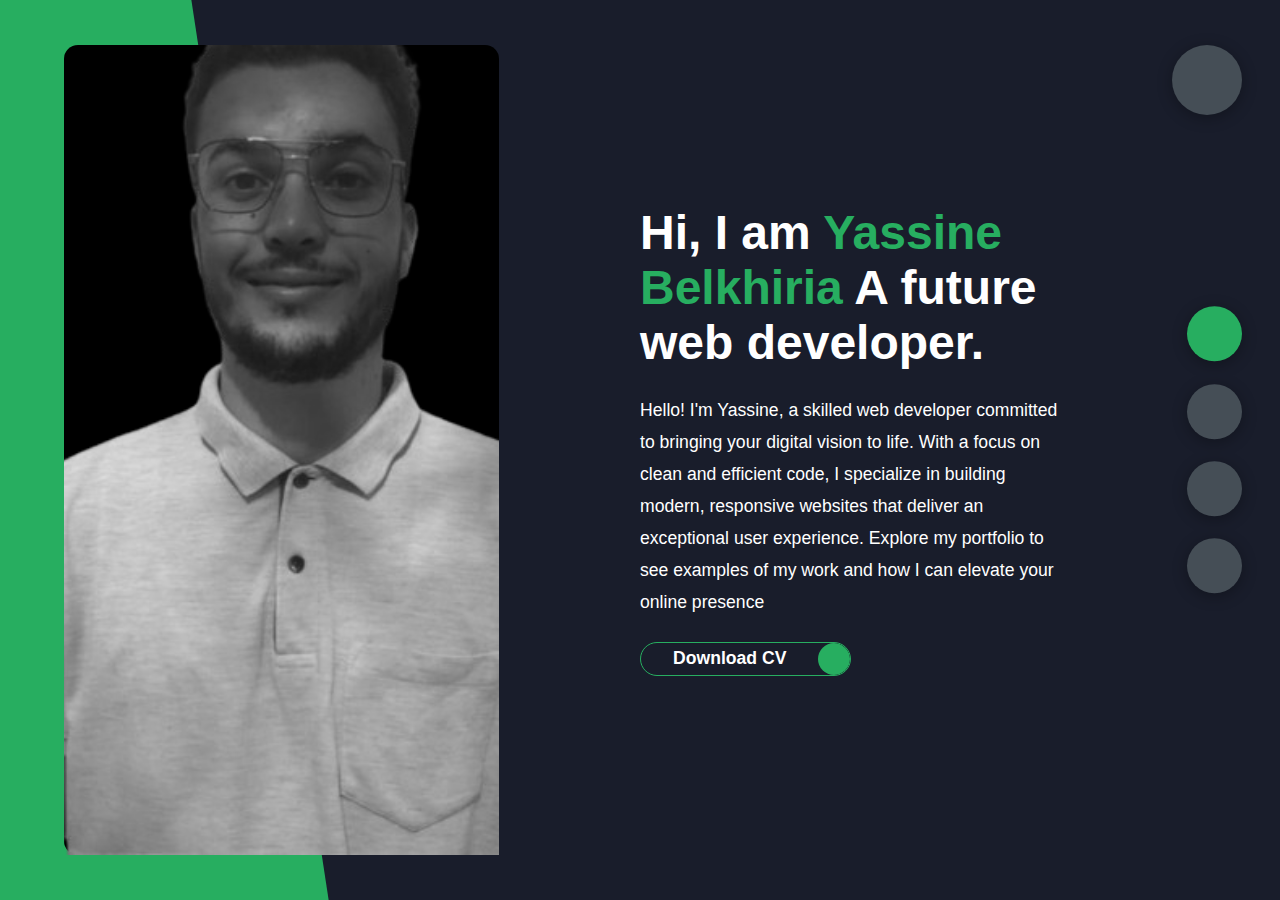
<file: index.html>
<!DOCTYPE html>
<html lang="en">

<head>
    <meta charset="UTF-8">
    <meta name="viewport" content="width=device-width, initial-scale=1.0">
    <title>Yassine Belkhiria</title>
    <link rel="stylesheet" href="styles.css">
    <link rel="stylesheet" href="https://cdnjs.cloudflare.com/ajax/libs/font-awesome/6.5.0/css/all.min.css"
        integrity="sha512-Avb2QiuDEEvB4bZJYdft2mNjVShBftLdPG8FJ0V7irTLQ8Uo0qcPxh4Plq7G5tGm0rU+1SPhVotteLpBERwTkw=="
        crossorigin="anonymous" referrerpolicy="no-referrer" />

</head>

<body class="main-content">
    <header class="section sec1 header active" id="home">
        <div class="headercontent">
            <div class="lefthead">
                <div class="shape"></div>
                <div class="image">
                    <img src="profile-pic-removebg-preview.png" alt="">
                </div>
            </div>
            <div class="righthead">
                <h1 class="name">
                    Hi, I am <span>Yassine Belkhiria</span>
                    A future web developer.
                </h1>
                <p>
                    Hello! I'm Yassine, a skilled web developer committed to bringing your digital vision to life. With
                    a focus on
                    clean and efficient code, I specialize in building modern, responsive websites that deliver an
                    exceptional user
                    experience. Explore my portfolio to see examples of my work and how I can elevate your online
                    presence
                </p>
                <div class="btncontainer">
                    <a href="mon cv.pdf" download=".pdf" class="mainbtn">
                        <span class="btntext">Download CV</span>
                        <span class="btnicon"><i class="fa-solid fa-circle-down"></i></span>
                    </a>
                </div>
            </div>
        </div>

    </header>
    <main>
        <section class="section sec2 about" id="about">
            <div class="maintitle">
                <h2>About <span>me</span> <span class="bgtext">my stats</span> </h2>
            </div>
            <div class="aboutcontainer">
                <div class="leftabout">
                    <h4>Information About Me</h4>
                    <p>
                        Hello! I'm Yassine, a passionate web developer with a love for transforming ideas into dynamic,
                        user-friendly
                        websites. My journey in coding began with a curiosity that evolved into a skill set encompassing
                        front-end and back-end
                        development. I thrive on creating clean, efficient code and thrive on staying up-to-date with
                        the latest industry
                        trends. Let's build something extraordinary together!
                    </p>
                    <div class="btncontainer2">
                        <a href="mon cv.pdf" download=".pdf" class="mainbtn2">
                            <span class="btntext2">Download CV</span>
                            <span class="btnicon2"><i class="fa-solid fa-circle-down"></i></span>
                        </a>
                    </div>

                </div>

                <div class="rightabout">
                    <div class="aboutitem">
                        <div class="abouttext">
                            <p class="largetext">10+</p>
                            <p class="smalltext">Small Projects </p>
                        </div>
                    </div>
                    <div class="aboutitem">
                        <div class="abouttext">
                            <p class="largetext">5+</p>
                            <p class="smalltext"> Coding Skills </p>
                        </div>
                    </div>



                </div>
            </div>
            <div class="aboutstats">
                <h4 class="stattitle">My Skills</h4>
                <div class="progressbars">
                    <div class="progressbar">
                        <p class="progtitle">HTML5</p>
                        <div class="progresscon">
                            <p class="progtext">80%</p>
                            <div class="progress">
                                <span class="html"></span>
                            </div>
                        </div>
                    </div>
                    <div class="progressbar">
                        <p class="progtitle">CSS3</p>
                        <div class="progresscon">
                            <p class="progtext">65%</p>
                            <div class="progress">
                                <span class="css"></span>
                            </div>
                        </div>
                    </div>
                    <div class="progressbar">
                        <p class="progtitle">Java Script</p>
                        <div class="progresscon">
                            <p class="progtext">50%</p>
                            <div class="progress">
                                <span class="js"></span>
                            </div>
                        </div>
                    </div>
                    <div class="progressbar">
                        <p class="progtitle">Bootstrap</p>
                        <div class="progresscon">
                            <p class="progtext">40%</p>
                            <div class="progress">
                                <span class="boot"></span>
                            </div>
                        </div>
                    </div>
                    <div class="progressbar">
                        <p class="progtitle">C++</p>
                        <div class="progresscon">
                            <p class="progtext">40%</p>
                            <div class="progress">
                                <span class="cpp"></span>
                            </div>
                        </div>
                    </div>
                    <div class="progressbar">
                        <p class="progtitle">PYTHON</p>
                        <div class="progresscon">
                            <p class="progtext">40%</p>
                            <div class="progress">
                                <span class="python"></span>
                            </div>
                        </div>
                    </div>
                </div>
            </div>
            <h4 class="stattitle">My Timeline</h4>

            <div class="timeline">
                <div class="timelineitem">
                    <div class="timelineicon">
                        <i class="fa-solid fa-briefcase"></i>
                    </div>
                    <p class="timelineduration">2023 </p>
                    <h5>Baccalaureate degree <span>Lycée Ibn Khaldoun Jemmel</span></h5>
                    <p>
                        Baccalaureate in science Technology with a GOOD mention.
                    </p>
                </div>
            </div>
            <div class="timeline">
                <div class="timelineitem">
                    <div class="timelineicon">
                        <i class="fa-solid fa-briefcase"></i>
                    </div>
                    <p class="timelineduration">2023 - present </p>
                    <h5>IT student <span>Iset Sousse</span></h5>
                </div>
            </div>
        </section>
        <section class="section sec3 portfolio" id="portfolio">
            <div class="maintitle">
                <h2>My <span>portfolio</span> <span class="bgtext">my work</span> </h2>
            </div>
            <p class="porttext">
                here is some of my work I've done in Html , Css and JavaScript
            </p>
            <div class="portfolios">
                <div class="portfolioitem">
                    <div class="image">
                        <img src="youtube.png" alt="">
                    </div>
                    <div class="hoveritem">
                        <h3>Project source</h3>
                        <div class="icons">
                            <a href="youtube/index1.html" class="icon" target="_blank">
                                <i class="fa-solid fa-diagram-project"></i>
                            </a>
                        </div>
                    </div>
                </div>
                <div class="portfolioitem">
                    <div class="image">
                        <img src="old portfolio.jfif" alt="">
                    </div>
                    <div class="hoveritem">
                        <h3>Project source</h3>
                        <div class="icons">
                            <a href="new portfolio/index.html" class="icon" target="_blank">
                                <i class="fa-solid fa-diagram-project"></i>
                            </a>
                        </div>
                    </div>
                </div>
                <div class="portfolioitem">
                    <div class="image">
                        <img src="photo-1561014816-50ce5acb5e73.jfif" alt="">
                    </div>
                    <div class="hoveritem">
                        <h3>Project source</h3>
                        <div class="icons">
                            <a href="piano/index.html" class="icon" target="_blank">
                                <i class="fa-solid fa-diagram-project"></i>
                            </a>
                        </div>
                    </div>
                </div>
                <div class="portfolioitem">
                    <div class="image">
                        <img src="crud.png" alt="">
                    </div>
                    <div class="hoveritem">
                        <h3>Project source</h3>
                        <div class="icons">
                            <a href="cruds1/index.html" class="icon" target="_blank">
                                <i class="fa-solid fa-diagram-project"></i>
                            </a>
                        </div>
                    </div>
                </div>
                <div class="portfolioitem">
                    <div class="image">
                        <img src="clock.jpg" alt="">
                    </div>
                    <div class="hoveritem">
                        <h3>Project source</h3>
                        <div class="icons">
                            <a href="clock/index.html" class="icon" target="_blank">
                                <i class="fa-solid fa-diagram-project"></i>
                            </a>
                        </div>
                    </div>
                </div>
                <div class="portfolioitem">
                    <div class="image">
                        <img src="tip calc.png" alt="">
                    </div>
                    <div class="hoveritem">
                        <h3>Project source</h3>
                        <div class="icons">
                            <a href="tip calc/index.html" class="icon" target="_blank">
                                <i class="fa-solid fa-diagram-project"></i>
                            </a>
                        </div>
                    </div>
                </div>
            </div>
        </section>
        <section class="section sec4 contact" id="contact">
            <div class="contactcontainer">
                <div class="maintitle">
                    <h2>Contact <span>Me</span> <span class="bgtext"> contacts</span> </h2>
                </div>
                <div class="contactcontentcon">
                    <div class="leftcontact">
                        <h4>Contact Me Here</h4>
                        <p>
                            I'm thrilled to connect with you! Whether you have a project idea, a collaboration in mind,
                            or just want to say hello,
                            feel free to reach out.
                        </p>
                        <div class="contactinfo">
                            <div class="contactitem">
                                <div class="icon">
                                    <i class="fa-solid fa-location-dot"></i>
                                    <span>Location</span>
                                </div>
                                <p>
                                    <span>:Tunisia,Monastir,Jemmel</span>
                                </p>
                            </div>
                            <div class="contactitem">
                                <div class="icon">
                                    <i class="fa-solid fa-envelope"></i>
                                    <span>Gmail</span>
                                </div>
                                <p>
                                    <span>:yassinebelkhiria23@gmail.com</span>
                                </p>
                            </div>
                            <div class="contactitem">
                                <div class="icon">
                                    <i class="fa-brands fa-linkedin"></i>
                                    <span>Linked In</span>
                                </div>
                                <p>
                                    <span>:Yassin Belkhiria</span>
                                </p>
                            </div>
                            <div class="contactitem">
                                <div class="icon">
                                    <i class="fa-solid fa-mobile"></i>
                                    <span>Mobile Number</span>
                                </div>
                                <p>
                                    <span>:+216 55434701</span>
                                </p>
                            </div>
                        </div>
                        <div class="contacticons">
                            <div class="contacticon">
                                <a href="https://www.facebook.com/yassine.belkhiria.7" target="_blank">
                                    <i class="fa-brands fa-facebook"></i>
                                </a>
                                <a href="https://github.com/yassinegi/yassine.github" target="_blank">
                                    <i class="fa-brands fa-github"></i>
                                </a>
                                <a href="https://twitter.com/yassine__blk" target="_blank">
                                    <i class="fa-brands fa-twitter"></i>
                                </a>
                            </div>
                        </div>
                    </div>
                    <div class="rightcontact">
                        <form action="" class="contactform">
                            <div class="inputcontrol i-c-2">
                                <input type="text" required placeholder="YOUR NAME">
                                <input type="email" required placeholder="YOUR EMAIL">
                            </div>
                            <div class="inputcontrol">
                                <input type="text" required placeholder="ENTER SUBJECT">
                            </div>
                            <div class="inputcontrol">
                                <textarea placeholder="message here" name="" id="" cols="15" rows="8"></textarea>
                            </div>
                            <div style="margin-top: 45px; margin-left: 130px;" class="submitbtn">
                                <a href="mon cv.pdf" download=".pdf" class="mainbtn3">
                                    <span class="btntext3">Download CV</span>
                                    <span class="btnicon3"><i class="fa-solid fa-circle-down"></i></span>
                                </a>
                            </div>

                        </form>
                    </div>
                </div>
            </div>
        </section>
    </main>
    <div class="controls">
        <div class="control control1 activebtn" data-id="home"><i class="fa-solid fa-house"></i></div>
        <div class="control control2 " data-id="about"><i class="fa-solid fa-user"></i></div>
        <div class="control control3 " data-id="portfolio"><i class="fa-solid fa-briefcase"></i></div>
        <div class="control control4 " data-id="contact"><i class="fa-solid fa-envelope-open"></i></div>
    </div>
    <div class="themebtn">
        <i class="fa-solid fa-circle-half-stroke"></i>
    </div>


    <script src="script.js"></script>
</body>

</html>
</file>
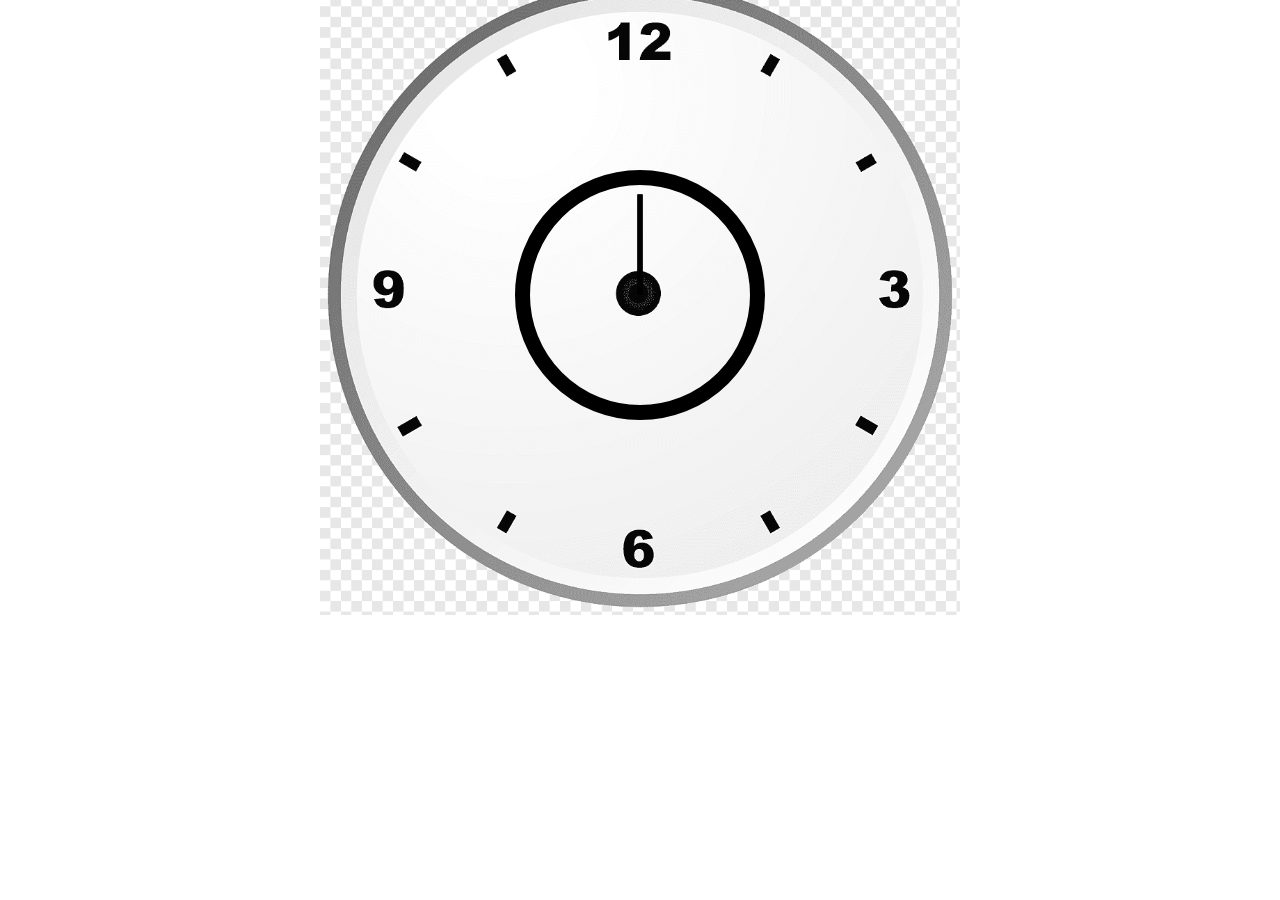
<file: clock/index.html>
<!DOCTYPE html>
<html lang="en">
<head>
    <meta charset="UTF-8">
    <meta name="viewport" content="width=device-width, initial-scale=1.0">
    <title>Document</title>
    <link rel="stylesheet" href="style.css">
</head>
<body>
    
    <div class="clock">
        <div class="clockface">
            <div class="hand hhand"></div>
            <div class="hand mhand"></div>
            <div class="hand shand"></div>

        </div>
    </div>

    <script src="script.js"></script>
</body>
</html>
</file>
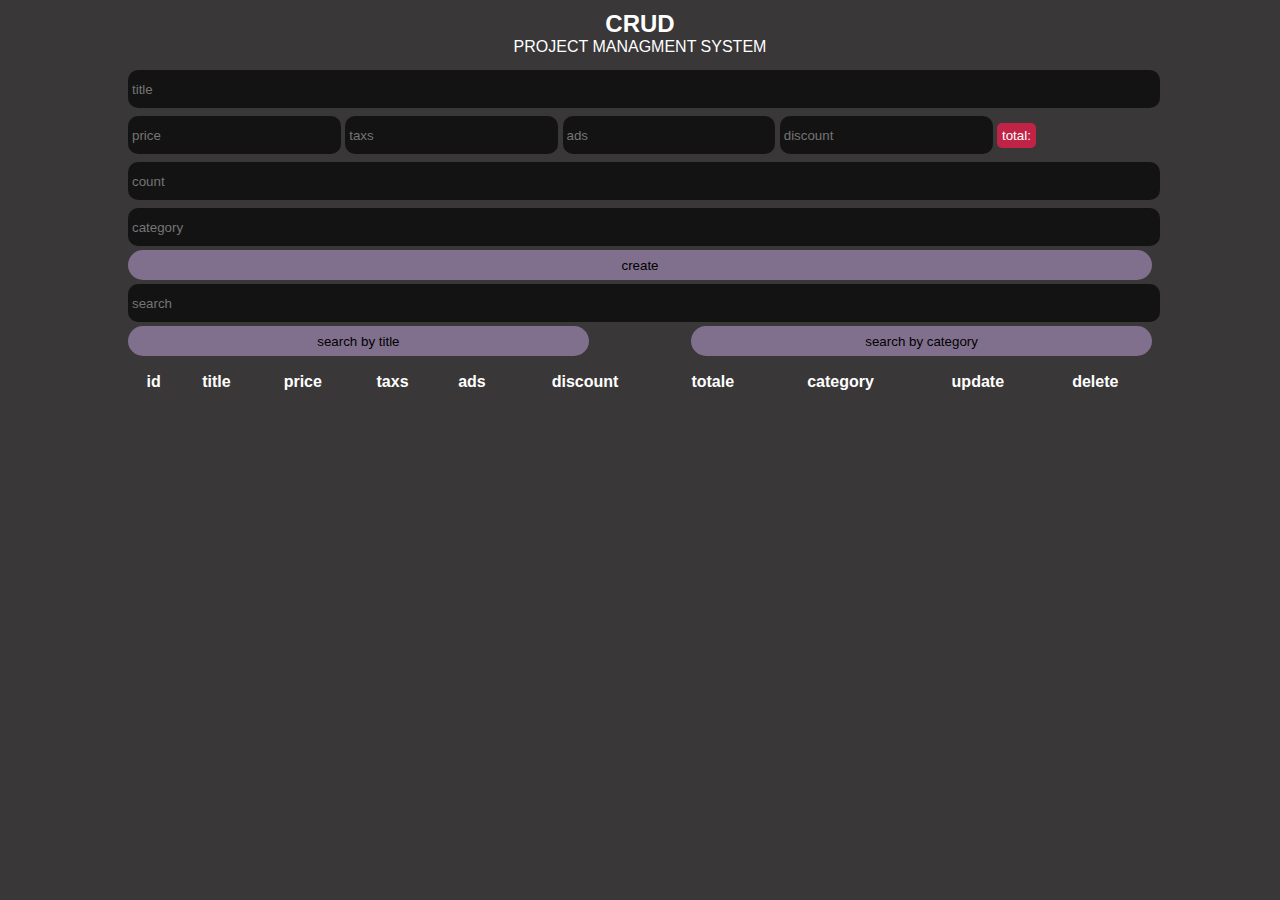
<file: cruds1/index.html>
<!DOCTYPE html>
<html lang="en">
<head>
    <meta charset="UTF-8">
    <meta name="viewport" content="width=device-width, initial-scale=1.0">
    <title>store</title>
    <link rel="stylesheet" href="style.css">
</head>
<body>
    <div class="crud">
        <div class="head">
            <h2>crud</h2>
            <p>project managment system</p>

        </div>
        <div class="input">
            <input type="text" placeholder="title" id="title">
            <div class="price">
                <input onkeyup=" getTotal()" type="number" placeholder="price" id="price">
                <input onkeyup=" getTotal()" type="number" placeholder="taxs" id="taxs">
                <input onkeyup=" getTotal()" type="number" placeholder="ads" id="ads">
                <input onkeyup=" getTotal()" type="number" placeholder="discount" id="discount">
                <small id="total">0</small>
            </div>
            <input type="number" onclick="serchdata(this.id)" placeholder="count" id="count">
            <input type="text" placeholder="category" id="category">
            <button id="submit">create</button>

        </div>
        <div class="output">
            <div class="searchblock">
                <input onkeyup="searchdata(this.value)" type="text" id="search" placeholder="search">
                <div class="btnsearch">
                    <button onclick="serchmood(this.id)" id="searchtitle"> search by title</button>
                    <button onclick="serchmood(this.id)" id="searchcategory">search by category</button>

                </div>
            </div>
            <div id="deleteall">

            </div>

            <table>
                <tr>
                    <th>id</th> 
                    <th>title</th> 
                    <th>price</th> 
                    <th>taxs</th> 
                    <th>ads</th> 
                    <th>discount</th> 
                    <th>totale</th> 
                    <th>category</th> 
                    <th>update</th> 
                    <th>delete</th> 
                </tr>
                <tbody id="tbody">
                    
                </tbody>
            </table>

        </div>








    </div>

    <script src="main.js"></script>
</body>
</html>
</file>
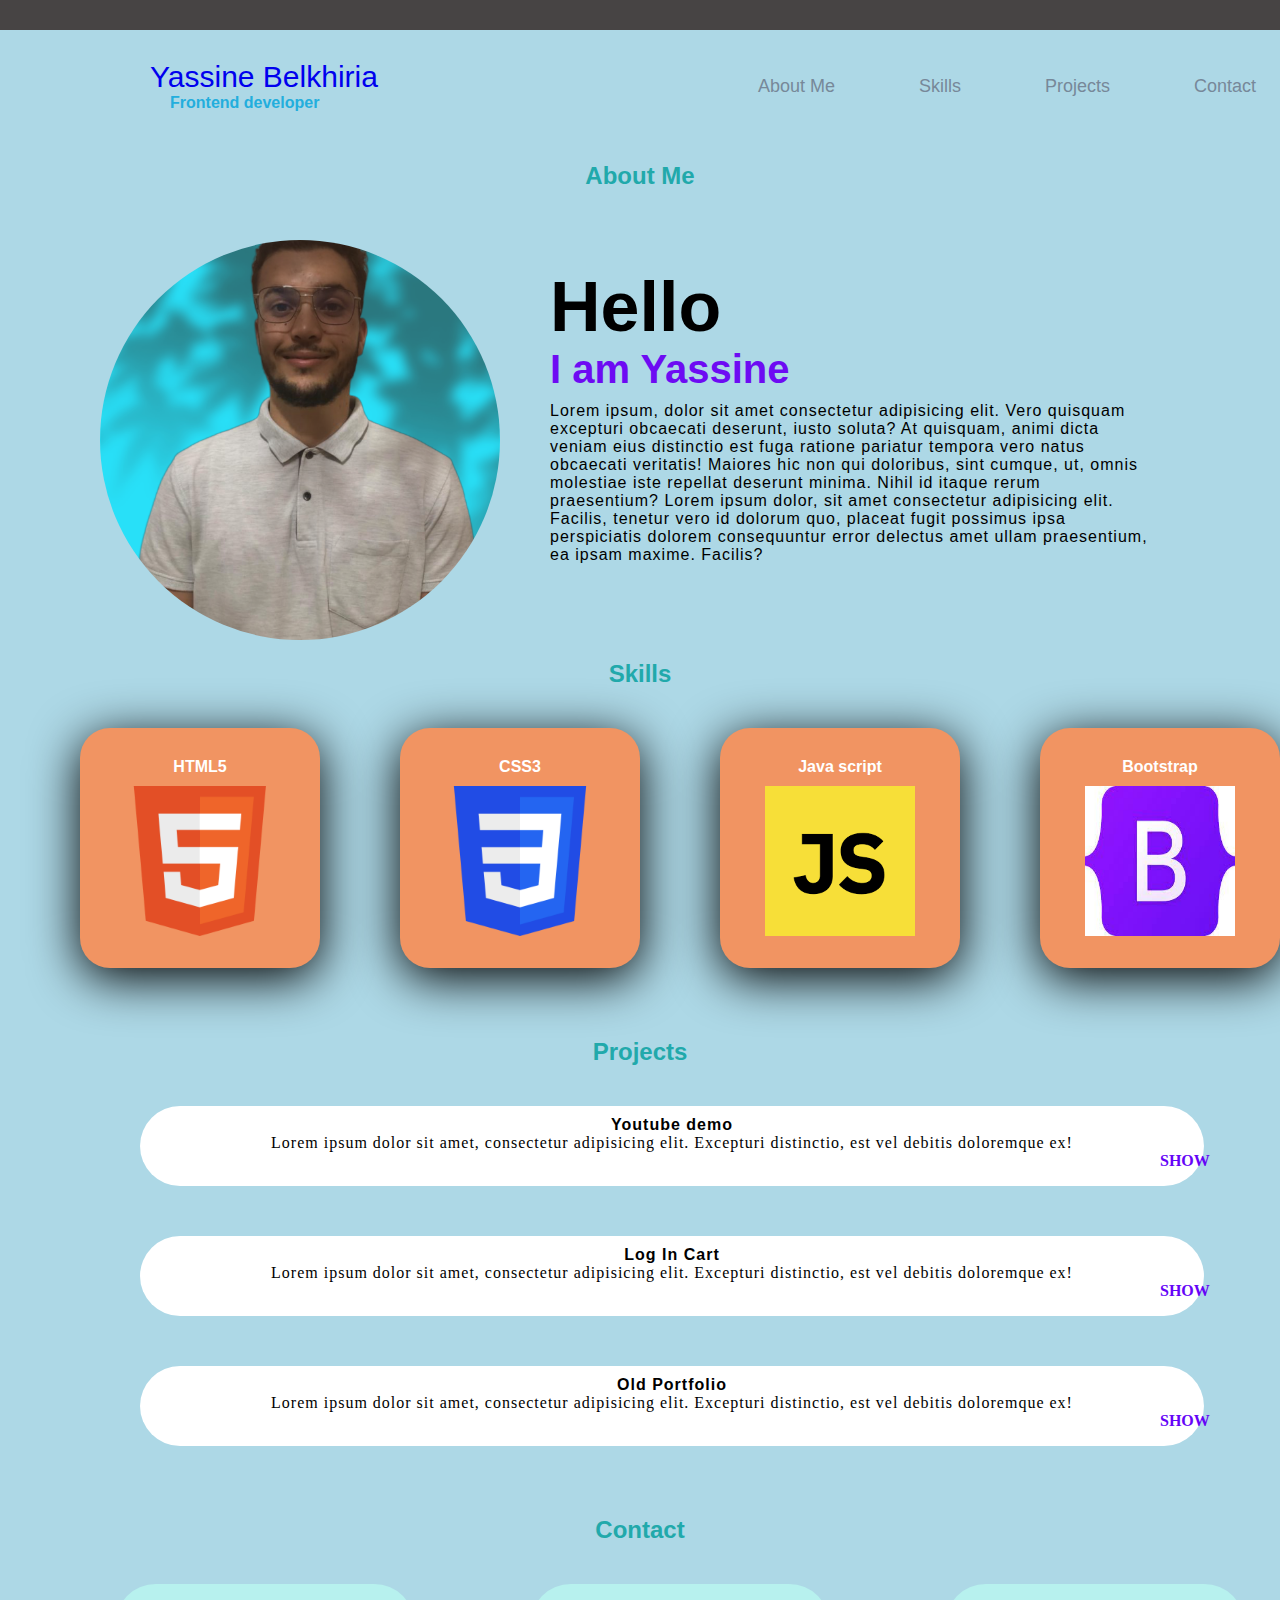
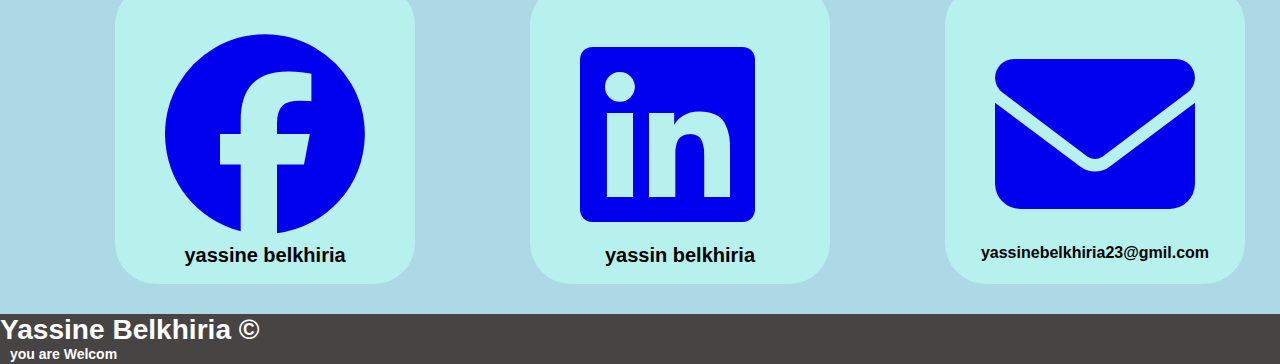
<file: new portfolio/index.html>
<!DOCTYPE html>
<html lang="en">
<head>
    <meta charset="UTF-8">
    <meta name="viewport" content="width=device-width, initial-scale=1.0">
    <title>my portfolio</title>
    <link rel="stylesheet" href="https://cdnjs.cloudflare.com/ajax/libs/font-awesome/6.4.2/css/all.min.css">
    <link rel="stylesheet" href="style.css">
</head>
<body>
    <div class="header">
        <div class="grey"></div>
        <div class="navbar">
            <div class="name">
               <a href="#aboutme">Yassine Belkhiria</a>
                <h4>Frontend developer</h4>
            </div>
            <div class="links">
                <a href="#aboutme">About Me</a>
                <a href="#skills">Skills</a>
                <a href="#project">Projects</a>
                <a href="#contact">Contact</a>
            </div>
          
            
        </div>

    </div>

    <div class="main">
        <div id="aboutme">
            <h2 class="btme">About Me</h2>
            <div class="presentation">
                <img style="width: 400px ; height: 400px; border-radius: 50%; margin-left: 100px;margin-top: 50px;" src="profile-pic.png" alt="yassine blk">
                <div class="paragraph">
                    <h3>Hello</h3>
                    <h4>I am Yassine</h4>
                    <p>Lorem ipsum, dolor sit amet consectetur adipisicing elit. Vero quisquam excepturi
                         obcaecati deserunt, iusto soluta? At quisquam, animi dicta veniam eius distinctio
                          est fuga ratione pariatur tempora vero natus obcaecati veritatis! Maiores hic non
                           qui doloribus, sint cumque, ut,
                         omnis molestiae iste repellat deserunt minima.
                          Nihil id itaque rerum praesentium?
                        Lorem ipsum dolor, sit amet consectetur adipisicing elit. Facilis,
                         tenetur vero id dolorum quo, placeat fugit possimus ipsa perspiciatis dolorem
                         consequuntur error delectus amet ullam praesentium, ea ipsam maxime. Facilis?</p>
                </div>
                
            </div>
        </div>
        <div id="skills">
            <h2 class="btme">Skills</h2>
            <div class="skills">
                <div style="box-shadow: 0 10px 50px black;" class="card">
                    <h4>HTML5</h4>
                    <img style="width: 150px; height: 150px; margin-left: 25px;" src="html.png" alt="">
                </div>
                <div style="box-shadow: 0 10px 50px black;" style="background-color: #7989F9;" class="card">
                    <h4>CSS3</h4>
                    <img  style="width: 150px; height: 150px; margin-left: 25px;" src="css.png" alt="">
                </div>
                <div style="box-shadow: 0 10px 50px black;" style="background-color: #ECF56C;" class="card">
                    <h4>Java script</h4>
                    <img style="width: 150px; height: 150px; margin-left: 25px;" src="js.png" alt="">
                </div>
                <div style="box-shadow: 0 10px 50px black;" style="background-color: #AE7EF7;" class="card">
                    <h4>Bootstrap</h4>
                    <img style="width: 150px; height: 150px; margin-left: 25px;" src="bts.jfif" alt="">
                </div>
            </div>


        </div>
        <div id="project">
            <h2 style="margin-bottom: 40px; margin-top: 50px;" class="btme">Projects</h2>

            <div class="projet">
                <h3>Youtube demo</h3>
                <p>Lorem ipsum dolor sit amet, consectetur adipisicing elit.
                     Excepturi distinctio, est vel debitis doloremque ex!</p>
                <a target="_blank" href="youtube/index1.html">SHOW</a>
            </div>
            <div class="projet">
                <h3>Log In Cart</h3>
                <p>Lorem ipsum dolor sit amet, consectetur adipisicing elit.
                     Excepturi distinctio, est vel debitis doloremque ex!</p>
                     <a target="_blank" href="log in card/index.html">SHOW</a>
            </div>
            <div class="projet">
                <h3>Old Portfolio</h3>
                <p>Lorem ipsum dolor sit amet, consectetur adipisicing elit.
                     Excepturi distinctio, est vel debitis doloremque ex!</p>
                     <a target="_blank" href="portfolio/index.html">SHOW</a>
            </div>

        </div>
        <h2 style="margin-bottom: 40px;" class="btme">Contact</h2>
        <div id="contact">
            <div class="carta">
                <a target="_blank"  href="https://www.facebook.com/yassine.belkhiria.7/"><i class="fa-brands fa-facebook"></i></a>
                <h3 style="font-size: 20px; font-family: Verdana, Geneva, Tahoma, sans-serif; font-weight: 600; text-align: center; margin-top: 10px ;">yassine belkhiria</h3>
            </div>
            <div class="carta">
                <a target="_blank" href="https://www.linkedin.com/in/yassin-belkhiria-97b694244/"><i class="fa-brands fa-linkedin"></i></a>
                <h3 style="font-size: 20px; font-family: Verdana, Geneva, Tahoma, sans-serif; font-weight: 600; text-align: center; margin-top: 10px ;">yassin belkhiria</h3>
            </div>
            <div class="carta">
                <a target="_blank"  href="https://mail.google.com/mail/u/0/#inbox"><i class="fa-solid fa-envelope"></i></a>
                <h3 style="font-size: 16px; font-family: Verdana, Geneva, Tahoma, sans-serif; font-weight: 600; text-align: center; margin-top: 10px ;">yassinebelkhiria23@gmil.com</h3>
            </div>

        </div>



    </div>
    <div class="footer">
        
            <h3> Yassine Belkhiria <span>&COPY;</span></h3>
            <p style="font-size: 14px; margin-left: 10px;">you are Welcom</p>
    </div>
    <button>UP</button>

    <script src="main.js"></script>
</body>
</html>
</file>
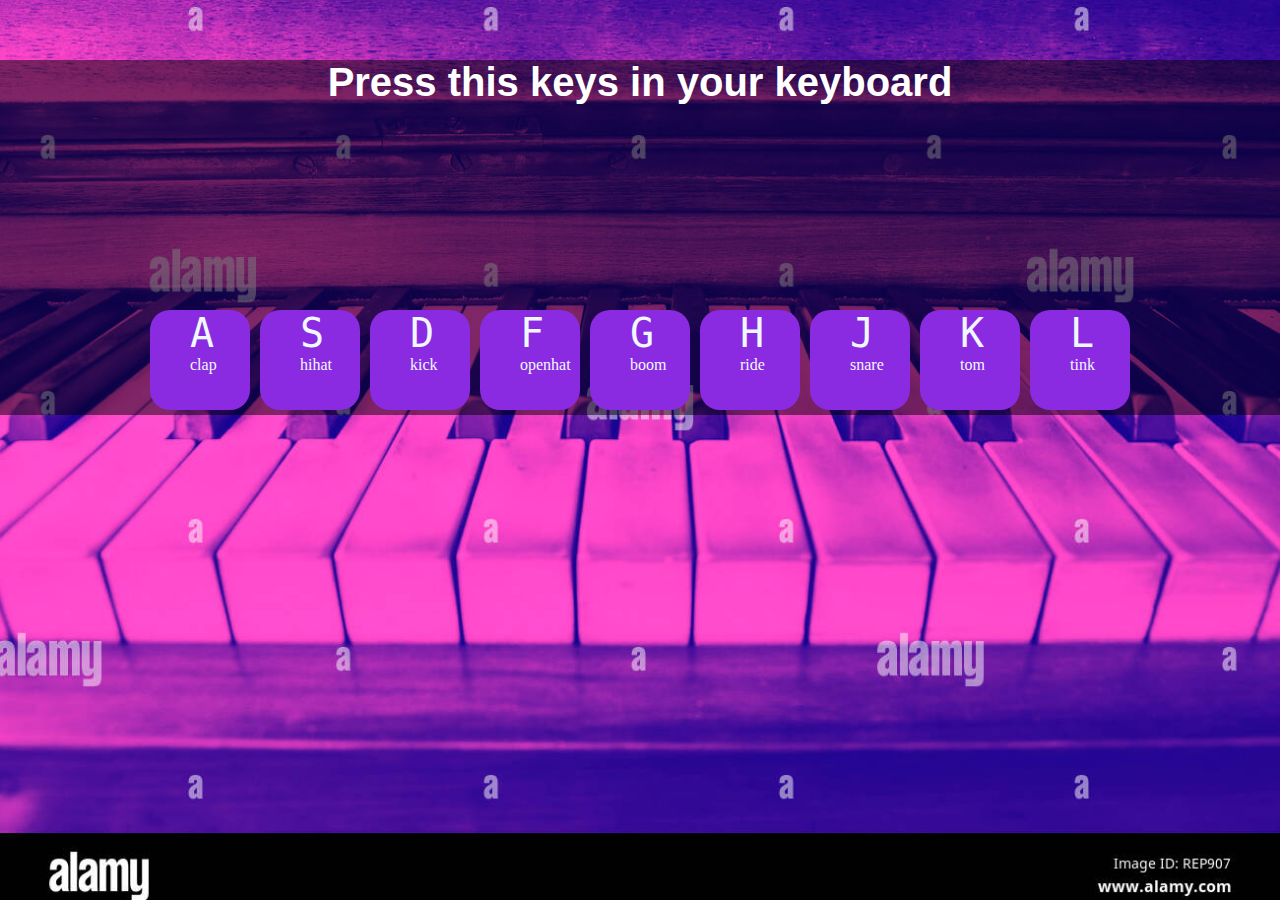
<file: piano/index.html>
<!DOCTYPE html>
<html lang="en">
<head>
    <meta charset="UTF-8">
    <meta name="viewport" content="width=device-width, initial-scale=1.0">
    <title>Document</title>
    <link rel="stylesheet" href="style.css">
</head>
<body>
    <h1 class="title">Press this keys in your keyboard</h1>
    <div class="keys">
        <div data-key="65" class="key">
            <kbd>A</kbd><br>
            <span class="sound">clap</span>
        </div>
        <div data-key="83" class="key">
            <kbd>S</kbd><br>
            <span class="sound">hihat</span>
        </div>
        <div data-key="68" class="key">
            <kbd>D</kbd><br>
            <span class="sound">kick</span>
        </div>
        <div data-key="70" class="key">
            <kbd>F</kbd><br>
            <span class="sound">openhat</span>
        </div>
        <div data-key="71" class="key">
            <kbd>G</kbd><br>
            <span class="sound">boom</span>
        </div>
        <div data-key="72" class="key">
            <kbd>H</kbd><br>
            <span class="sound">ride</span>
        </div>
        <div data-key="74" class="key">
            <kbd>J</kbd><br>
            <span class="sound">snare</span>
        </div>
        <div data-key="75" class="key">
            <kbd>K</kbd><br>
            <span class="sound">tom </span>
        </div>
        <div data-key="76" class="key">
            <kbd>L</kbd><br>
            <span class="sound">tink</span>
        </div>
    </div>

    <audio data-key="65" src="mixkit-one-clap-481.wav"></audio>
    <audio data-key="83" src="piano-hi-hat-hit.wav"></audio>
    <audio data-key="68" src="808-bass-boom-hard-trap-loop-8-11510.mp3"></audio>
    <audio data-key="70" src="stingers-001-6294.mp3"></audio>
    <audio data-key="71" src="click-button-140881.mp3"></audio>
    <audio data-key="72" src="click_effect-86995.mp3"></audio> 
    <audio data-key="74" src="sound-1-167181.mp3"></audio>
    <audio data-key="75" src="stingers-001-6294.mp3"></audio>
    <audio data-key="76" src="record_scratch-108233.mp3"></audio>



    <script src="script.js"></script>
</body>
</html>
</file>
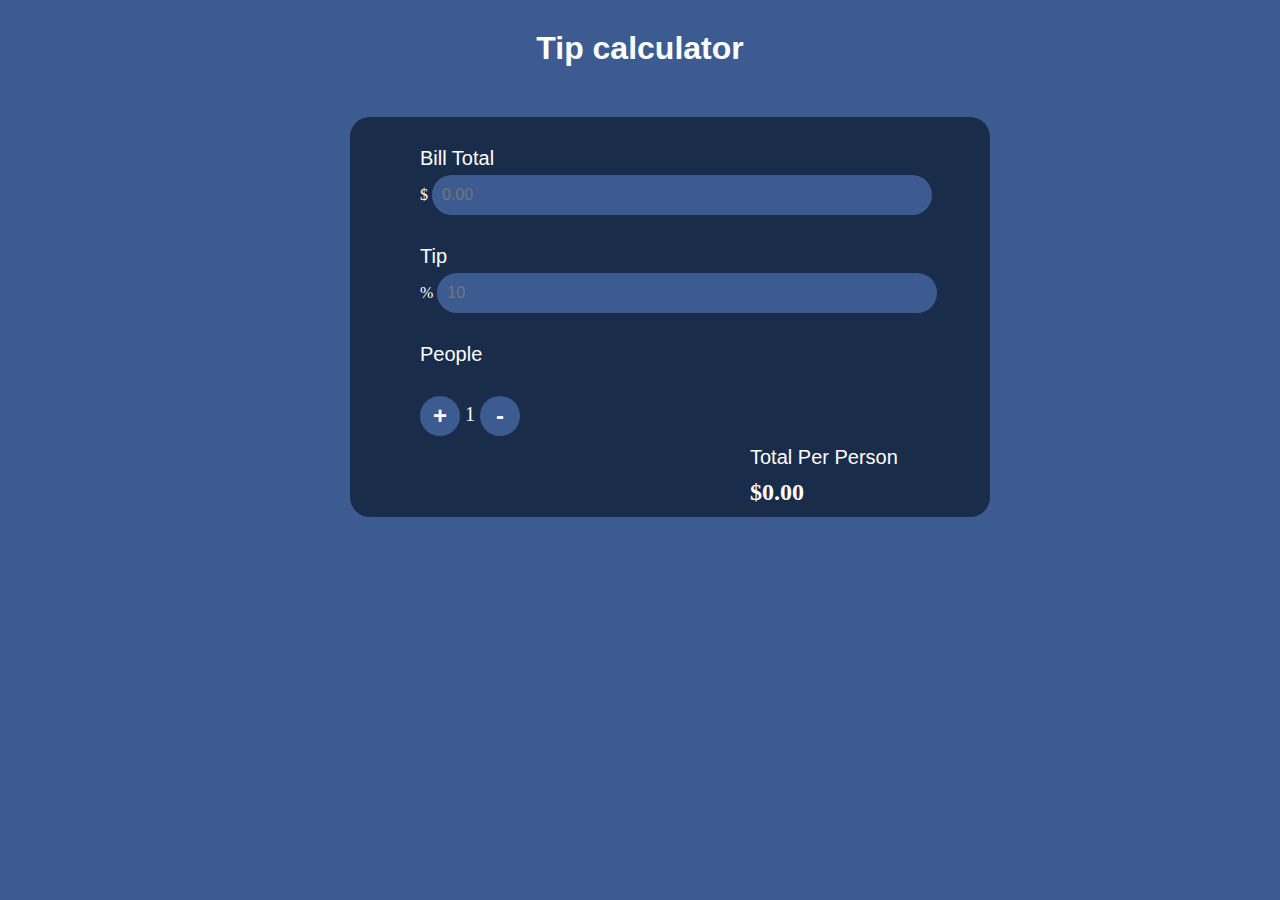
<file: tip calc/index.html>
<!DOCTYPE html>
<html lang="en">

<head>
    <meta charset="UTF-8">
    <meta name="viewport" content="width=device-width, initial-scale=1.0">
    <title>Document</title>
    <link rel="stylesheet" href="style.css">
</head>

<body>
    <h1>Tip calculator</h1>
    <div class="container">
        <p class="p1">Bill Total</p>
        <div class="champ1">
            <span>$</span>
            <input id="billinp" class="in1" type="text" placeholder="0.00" onkeyup="calcbill()"
                onkeydown="moveToNextInput(event,'tipinp')">
        </div>

        <p class="p2">Tip</p>
        <div class="champ2">
            <span>%</span>
            <input id="tipinp" class="in2" type="text" placeholder="10" onkeyup="calcbill()">
        </div>

        <p class="p3">People</p>
        <div style="display: flex;">
            <button style="margin-left: 70px;" onclick="increment()">+</button>
            <div id="numpep" style="color: white; font-size: 20px; padding: 0 5px;padding-top: 7px;">1</div>
            <button onclick="discrement()">-</button>
        </div>
        <div class="ress">
            <p class="p4">Total Per Person</p>
            <div id="result" class="res">$0.00</div>
        </div>

    </div>


    <script src="main.js"></script>
</body>

</html>
</file>
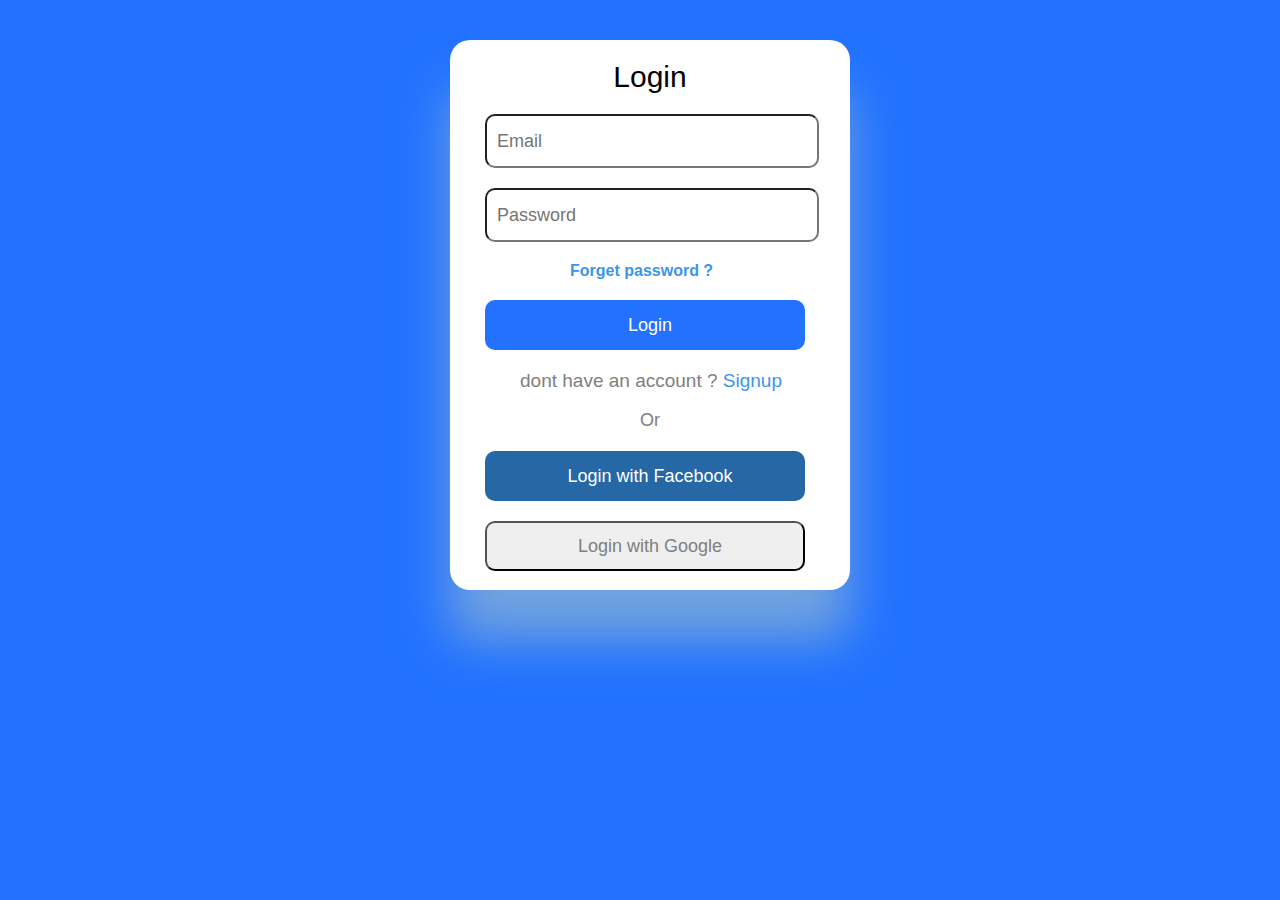
<file: new portfolio/log in card/index.html>
<!DOCTYPE html>
<html lang="en">
<head>
    <meta charset="UTF-8">
    <meta name="viewport" content="width=device-width, initial-scale=1.0">
    <title>Document</title>
    <link rel="stylesheet" href="https://cdnjs.cloudflare.com/ajax/libs/font-awesome/5.15.3/css/all.min.css">

    <link rel="stylesheet" href="style.css">
</head>
<body>
    <div class="cards">
        <div class="card1">
            <h1>Login</h1>
            <input style="outline: none;"  type="email " placeholder="Email">
            <br> 
            <input style="margin-bottom: 20px; outline: none;"  type="password" placeholder="Password">
            <a class="a1" href="#"> Forget password ?</a>
            <input class="in" style="margin-top: 20px; transition: 0.5s ease; cursor: pointer; background-color: #2272FF; border: none; color: white;" type="submit" value="Login">
            <p style="margin-left: 70px; font-family: 'Franklin Gothic Medium', 'Arial Narrow', Arial, sans-serif;font-weight: 500; font-size: 19px ; color: gray;">dont have an account ? <a style="text-decoration: none; font-family: Verdana, Geneva, Tahoma, sans-serif;color: #3B96EB;font-weight: 500;" href="index1.html">Signup</a></p>
            <p style=" text-align: center;margin-bottom: 20px; color:  gray; font-size: 18px; margin-top: 18px; font-family: 'Lucida Sans', 'Lucida Sans Regular', 'Lucida Grande', 'Lucida Sans Unicode', Geneva, Verdana, sans-serif;">Or</p>
            <input class="in" style=" cursor: pointer;     transition: 0.5s ease;
            background-color: #2668A5; border: none; color: white;" type="button" value="Login with Facebook">
            <input class="in" style=" cursor: pointer;     transition: 0.5s ease;
            color: gray;" type="button" value="Login with Google">
      </div>

      
    

    </div>
</body>
</html>
</file>
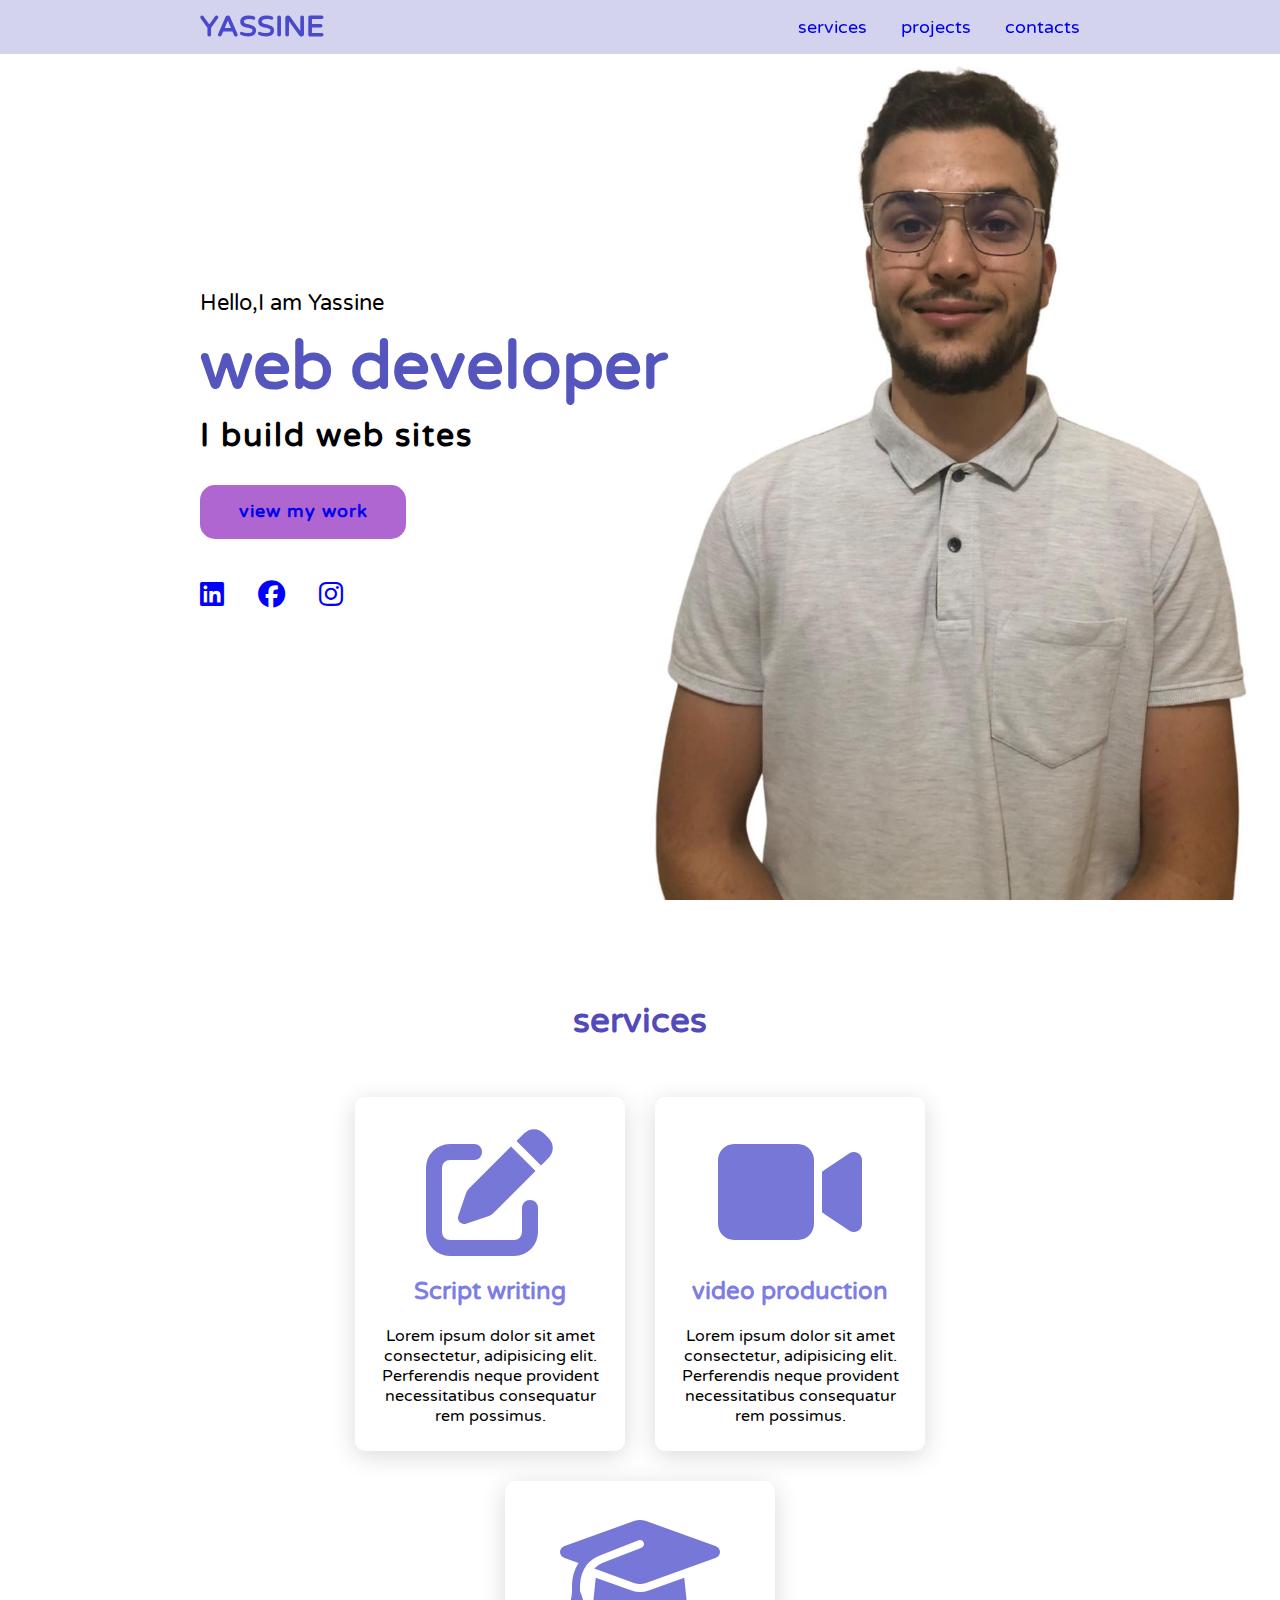
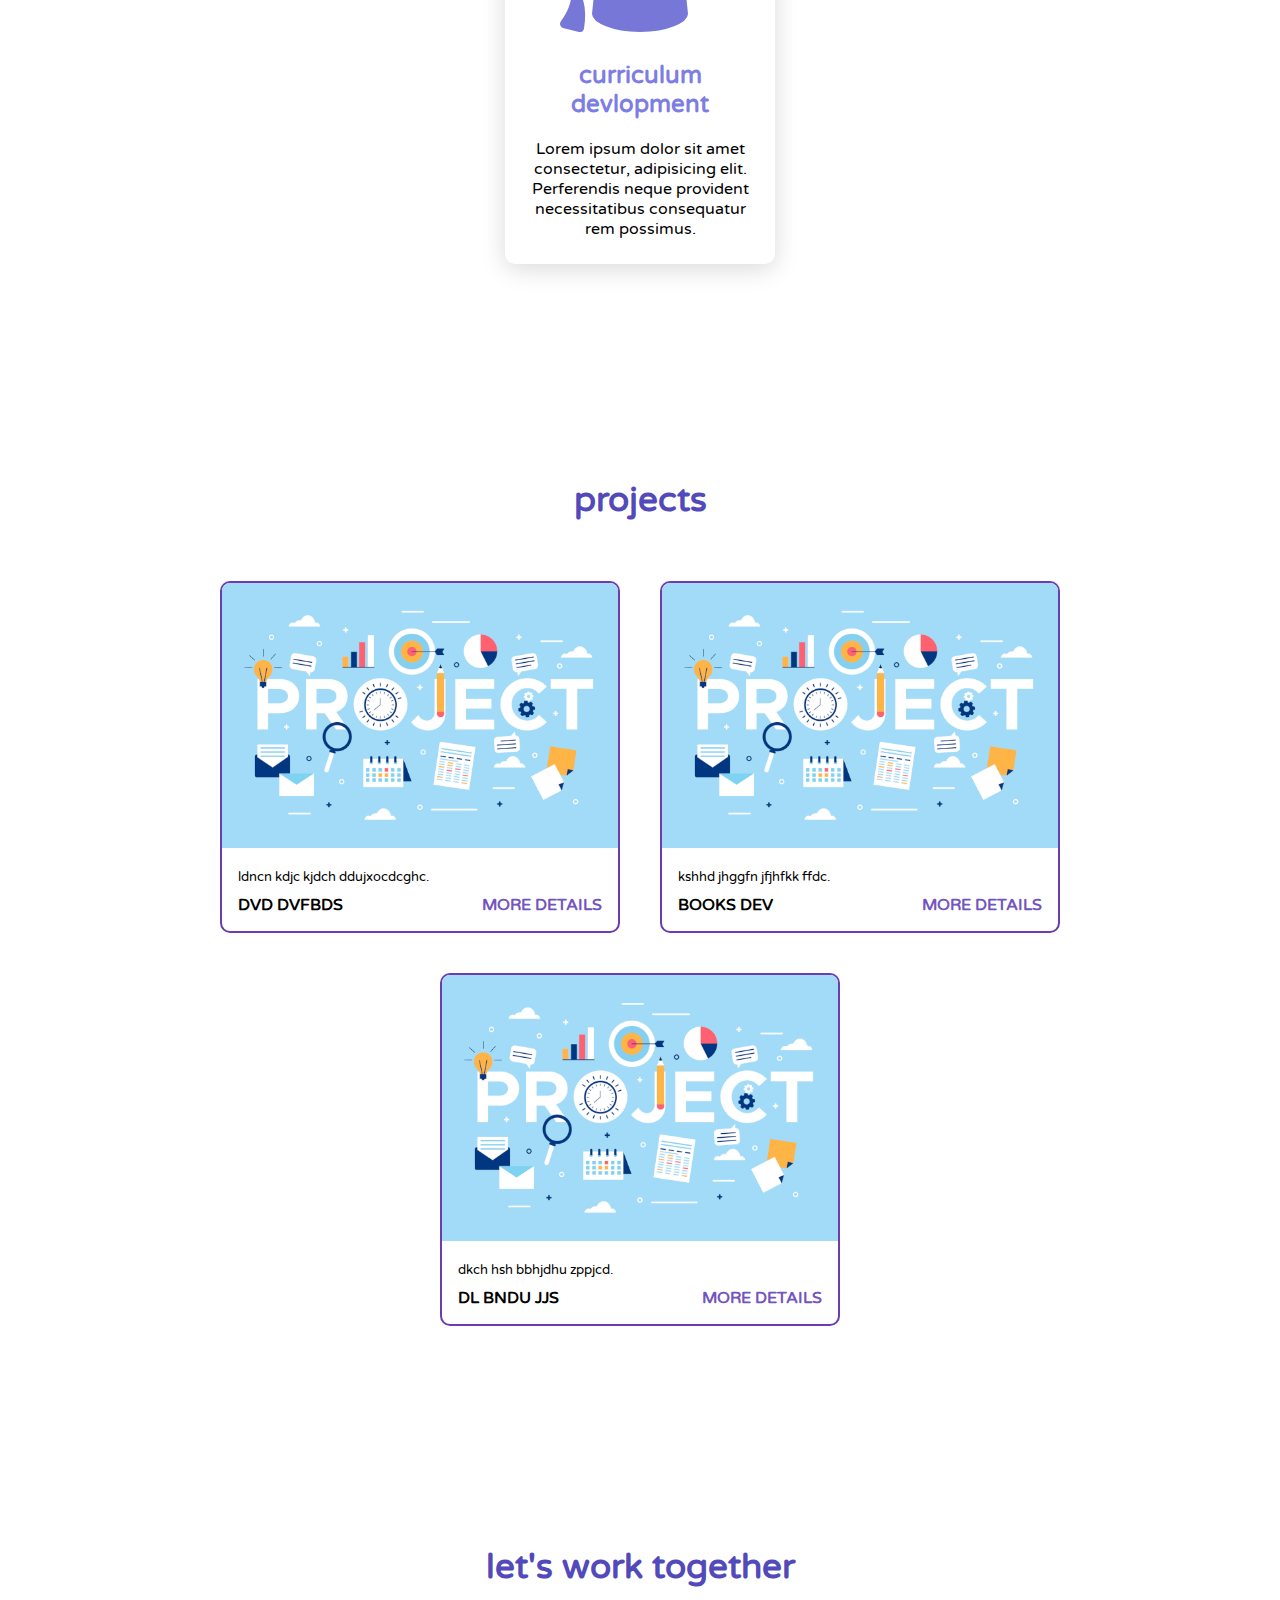
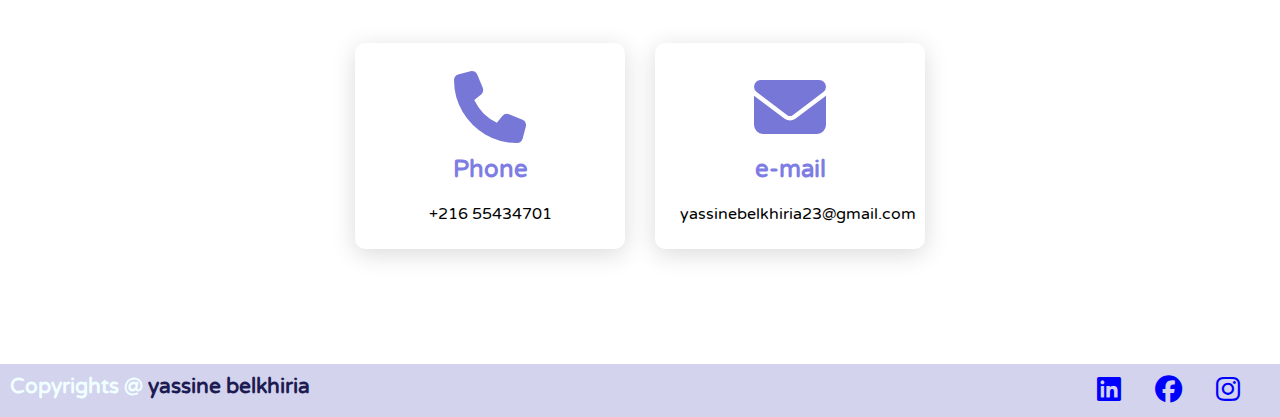
<file: new portfolio/old portfolio/index.html>
<!DOCTYPE html>
<html lang="en">
<head>
    <meta charset="UTF-8">
    <meta name="viewport" content="width=device-width, initial-scale=1.0">
    
    <link rel="stylesheet" href="https://cdnjs.cloudflare.com/ajax/libs/font-awesome/6.4.2/css/all.min.css">
    <link rel="stylesheet" href="style.css">
    <title>yassine belkhiria</title>
</head>
<body>
    <header>
        <a href="#" class="logo">Yassine</a>
        <nav class="navigation">
            <a href="#services">services</a>
            <a href="#projects">projects</a>
            <a href="#contacts">contacts</a>

        </nav>
    </header>

    <section class="main">
        <div>
            <h2>Hello,I am Yassine <br> <span>web developer</span> </h2>
            <h3>I build web sites</h3>
            <a href="#projects" class="main-btn">view my work</a>
            <div class="social-icons">
                <a target="_blank" href="https://www.linkedin.com/in/yassin-belkhiria-97b694244/"><i class="fa-brands fa-linkedin"></i></a>
                <a target="_blank"  href="https://www.facebook.com/yassine.belkhiria.7/"><i class="fa-brands fa-facebook"></i></a>
                <a target="_blank" href="#"><i class="fa-brands fa-instagram"></i></a>
            </div>
        </div>
    </section>
    <section class="cards" id="services">
        <h2 class="title">services</h2>
        <div class="content">
            <div class="card">
                <div class="icon">
                    <i class="fa-solid fa-pen-to-square"></i>
                </div>
                <div class="info">
                    <h3>Script writing</h3>
                    <p>Lorem ipsum dolor sit amet consectetur, 
                        adipisicing elit.
                         Perferendis neque provident necessitatibus 
                         consequatur rem possimus.</p>
                </div>
            </div>
            <div class="card">
                <div class="icon">
                    <i class="fa-solid fa-video"></i>
                </div>
                <div class="info">
                    <h3>video production</h3>
                    <p>Lorem ipsum dolor sit amet consectetur, 
                        adipisicing elit.
                         Perferendis neque provident necessitatibus 
                         consequatur rem possimus.</p>
                </div>
            </div>
            <div class="card">
                <div class="icon">
                    <i class="fa-sharp fa-solid fa-graduation-cap"></i>
                </div>
                <div class="info">
                    <h3>curriculum devlopment</h3>
                    <p>Lorem ipsum dolor sit amet consectetur, 
                        adipisicing elit.
                         Perferendis neque provident necessitatibus 
                         consequatur rem possimus.</p>
                </div>
            </div>
        </div>
    </section>


    <section class="projects" id="projects">
        <h2 class="title"> projects</h2>
        <div class="content">
            <div class="project-card">
                <div class="project-image">
                    <img src="project-management.png" >
                </div>
            
                <div class="project-info">
                    <p class="project-category">ldncn kdjc kjdch ddujxocdcghc.</p>
                    <strong class="project-title">
                      <span>dvd dvfbds</span>
                      <a href="" class="more-details">more details</a>
                    </strong>

                </div>
            </div>
            <div class="project-card">
                <div class="project-image">
                    <img src="project-management.png" >
                </div>
            
                <div class="project-info">
                    <p class="project-category">kshhd jhggfn jfjhfkk ffdc.</p>
                    <strong class="project-title">
                      <span>books dev</span>
                      <a href="#" class="more-details">more details</a>
                    </strong>

                </div>
            </div>
            <div class="project-card">
                <div class="project-image">
                    <img src="project-management.png" >
                </div>
            
                <div class="project-info">
                    <p class="project-category">dkch hsh bbhjdhu zppjcd.</p>
                    <strong class="project-title">
                      <span>dl bndu jjs</span>
                      <a href="#" class="more-details">more details</a>
                    </strong>

                </div>
            </div>
             
        </div>

    </section>


    <section class="cards-contact" id="contacts">
        <h2 class="title">let's work together</h2>
        <div class="content">
            <div class="card">
                <div class="icon1">
                    <i class="fa-solid fa-phone"></i>
                </div>
                <div class="info">
                    <h3>Phone</h3>
                    <p>+216 55434701</p>
                </div>
            </div>
            <div class="card">
                <div class="icon1">
                    <i class="fa-solid fa-envelope"></i>
                </div>
                <div class="info">
                    <h3>e-mail</h3>
                    <p>yassinebelkhiria23@gmail.com</p>
                </div>
            </div>
            
        </div>
    </section>
    <footer class="footer">
        <p class="footer-title">Copyrights @ <span>yassine belkhiria</span></p>
        <div class="social-icons">
            <a target="_blank" href="https://www.linkedin.com/in/yassin-belkhiria-97b694244/"><i class="fa-brands fa-linkedin"></i></a>
            <a target="_blank"  href="https://www.facebook.com/yassine.belkhiria.7/"><i class="fa-brands fa-facebook"></i></a>
            <a target="_blank" href="#"><i class="fa-brands fa-instagram"></i></a>
        </div>
    </footer>

    
</body>
</html>
</file>
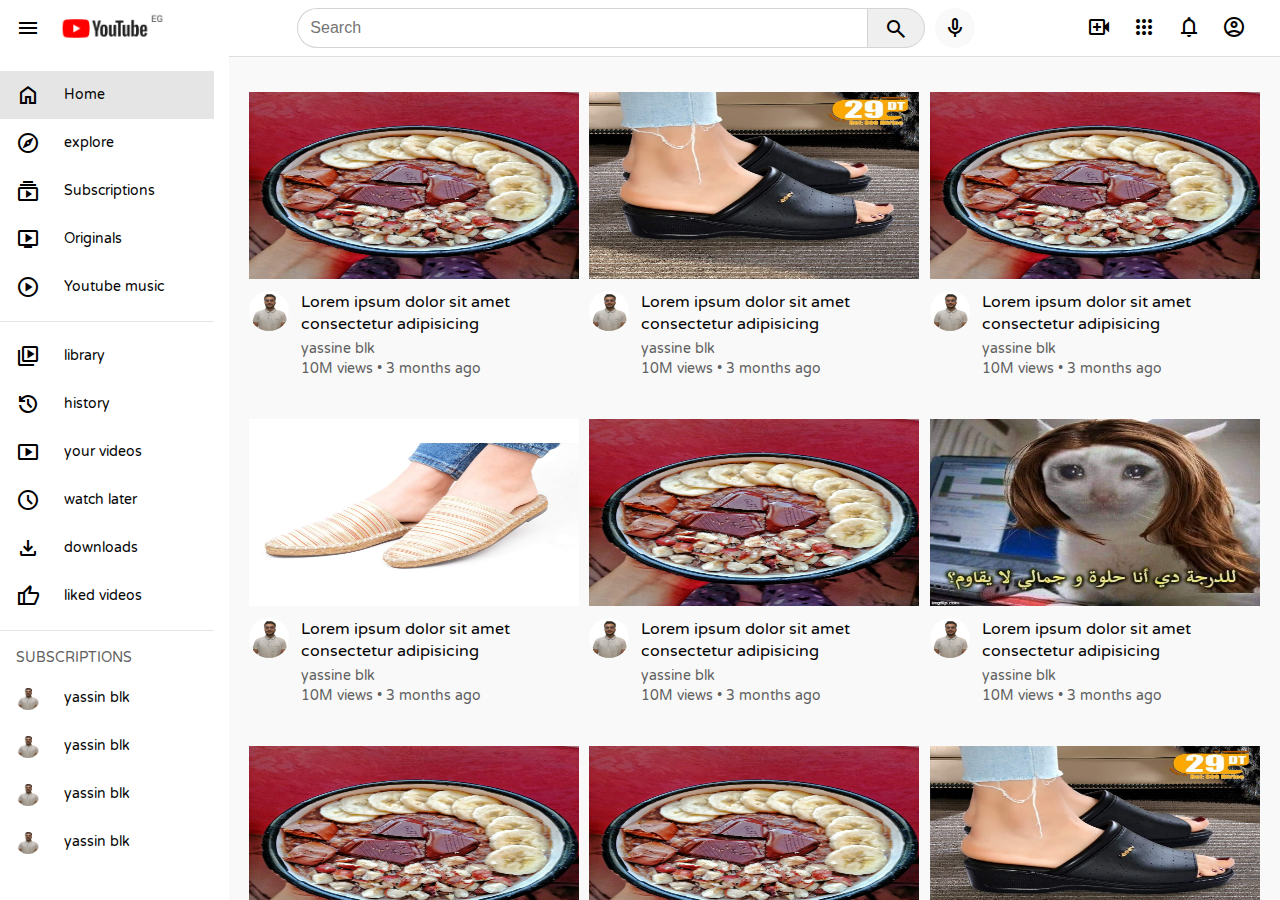
<file: youtube/index1.html>
<!DOCTYPE html>
<html lang="en">
<head>
    <meta charset="UTF-8">
    <meta name="viewport" content="width=device-width, initial-scale=1.0">
    <title>Youtube</title>
    <link href="https://fonts.googleapis.com/css2?family=Material+Symbols+Outlined" rel="stylesheet" />
    <link rel="stylesheet" href="style.css">
</head>
<body>
    <header>
        <div class="left-section">
            <span class="material-symbols-outlined logo">menu</span>
            <img src="youtube-logo.png" >
        </div>
        <div class="mid-section">
            <form action="">
                <input style="outline: none;" type="text" placeholder="Search">
                <button><span class="material-symbols-outlined logo">search</span></button>
            </form>
            <span class="material-symbols-outlined mic">mic</span>

        </div>
        <div class="right-section">
            <a href=""><span class="material-symbols-outlined ">video_call</span></a>
            <a href=""><span class="material-symbols-outlined ">apps</span></a>
            <a href=""><span class="material-symbols-outlined ">notifications</span></a>
            <a href=""><span class="material-symbols-outlined ">account_circle</span></a>
        </div>

    </header>
    <div class="content-area">
        <aside>
            <nav>
                <a href="" class="nav-link active">
                    <i class="material-symbols-outlined ">home</i>
                    <span id="active-span" >Home</span>
                </a>
                <a href="" class="nav-link ">
                    <i class="material-symbols-outlined ">explore</i>
                    <span>explore</span>
                </a>
                <a href="" class="nav-link ">
                    <i class="material-symbols-outlined ">subscriptions</i>
                    <span>Subscriptions</span>
                </a>
                <a href="" class="nav-link ">
                    <i class="material-symbols-outlined ">ondemand_video</i>
                    <span>Originals</span>
                </a>
                <a href="" class="nav-link ">
                    <i class="material-symbols-outlined ">play_circle</i>
                    <span>Youtube music</span>
                </a>
                <hr>
                <a href="" class="nav-link ">
                    <i class="material-symbols-outlined ">video_library</i>
                    <span>library</span>
                </a>
                <a href="" class="nav-link ">
                    <i class="material-symbols-outlined ">history</i>
                    <span>history</span>
                </a>
                <a href="" class="nav-link ">
                    <i class="material-symbols-outlined ">smart_display</i>
                    <span>your videos</span>
                </a>
                <a href="" class="nav-link ">
                    <i class="material-symbols-outlined ">watch_later</i>
                    <span>watch later</span>
                </a>
                <a href="" class="nav-link ">
                    <i class="material-symbols-outlined ">download</i>
                    <span>downloads</span>
                </a>
                <a href="" class="nav-link ">
                    <i class="material-symbols-outlined ">thumb_up</i>
                    <span>liked videos</span>
                </a>
                <hr>
                <p>subscriptions</p>
                <a href="" class="nav-link ">
                    <img class="channel-img" src="362179127_953739419184465_2821680941478799826_n (1).jpg" >
                    <span>yassin blk</span>
                </a>
                <a href="" class="nav-link ">
                    <img class="channel-img" src="362179127_953739419184465_2821680941478799826_n (1).jpg" >
                    <span>yassin blk</span>
                </a>
                <a href="" class="nav-link ">
                    <img class="channel-img" src="362179127_953739419184465_2821680941478799826_n (1).jpg" >
                    <span>yassin blk</span>
                </a>
                <a href="" class="nav-link ">
                    <img class="channel-img" src="362179127_953739419184465_2821680941478799826_n (1).jpg" >
                    <span>yassin blk</span>
                </a>
            </nav>
        </aside>
        <main>
            <div class="videos-container">
                <div class="video">
                    <div class="thumbnail">
                        <img src="v1.jpg" >

                    </div>
                    <div class="video-detailes">
                        <div class="creator-img">
                            <img src="362179127_953739419184465_2821680941478799826_n (1).jpg" >

                        </div>
                        <div class="title">
                            <a href="" class="video-title">
                                Lorem ipsum dolor sit amet consectetur adipisicing

                            </a>
                            <a href="" class="video-creator">
                                yassine blk

                            </a>
                            <span>10M views • 3 months ago</span>
                        </div>
                    </div>

                </div>
                <div class="video">
                    <div class="thumbnail">
                        <img src="v2.jpg" >

                    </div>
                    <div class="video-detailes">
                        <div class="creator-img">
                            <img src="362179127_953739419184465_2821680941478799826_n (1).jpg" >

                        </div>
                        <div class="title">
                            <a href="" class="video-title">
                                Lorem ipsum dolor sit amet consectetur adipisicing

                            </a>
                            <a href="" class="video-creator">
                                yassine blk

                            </a>
                            <span>10M views • 3 months ago</span>
                        </div>
                    </div>

                </div>
                <div class="video">
                    <div class="thumbnail">
                        <img src="v1.jpg" >

                    </div>
                    <div class="video-detailes">
                        <div class="creator-img">
                            <img src="362179127_953739419184465_2821680941478799826_n (1).jpg" >

                        </div>
                        <div class="title">
                            <a href="" class="video-title">
                                Lorem ipsum dolor sit amet consectetur adipisicing

                            </a>
                            <a href="" class="video-creator">
                                yassine blk

                            </a>
                            <span>10M views • 3 months ago</span>
                        </div>
                    </div>

                </div>
                <div class="video">
                    <div class="thumbnail">
                        <img src="v3.jpg" >

                    </div>
                    <div class="video-detailes">
                        <div class="creator-img">
                            <img src="362179127_953739419184465_2821680941478799826_n (1).jpg" >

                        </div>
                        <div class="title">
                            <a href="" class="video-title">
                                Lorem ipsum dolor sit amet consectetur adipisicing

                            </a>
                            <a href="" class="video-creator">
                                yassine blk

                            </a>
                            <span>10M views • 3 months ago</span>
                        </div>
                    </div>

                </div>
                <div class="video">
                    <div class="thumbnail">
                        <img src="v1.jpg" >

                    </div>
                    <div class="video-detailes">
                        <div class="creator-img">
                            <img src="362179127_953739419184465_2821680941478799826_n (1).jpg" >

                        </div>
                        <div class="title">
                            <a href="" class="video-title">
                                Lorem ipsum dolor sit amet consectetur adipisicing

                            </a>
                            <a href="" class="video-creator">
                                yassine blk

                            </a>
                            <span>10M views • 3 months ago</span>
                        </div>
                    </div>

                </div>
                <div class="video">
                    <div class="thumbnail">
                        <img src="v4.jpg" >

                    </div>
                    <div class="video-detailes">
                        <div class="creator-img">
                            <img src="362179127_953739419184465_2821680941478799826_n (1).jpg" >

                        </div>
                        <div class="title">
                            <a href="" class="video-title">
                                Lorem ipsum dolor sit amet consectetur adipisicing

                            </a>
                            <a href="" class="video-creator">
                                yassine blk

                            </a>
                            <span>10M views • 3 months ago</span>
                        </div>
                    </div>

                </div>
                <div class="video">
                    <div class="thumbnail">
                        <img src="v1.jpg" >

                    </div>
                    <div class="video-detailes">
                        <div class="creator-img">
                            <img src="362179127_953739419184465_2821680941478799826_n (1).jpg" >

                        </div>
                        <div class="title">
                            <a href="" class="video-title">
                                Lorem ipsum dolor sit amet consectetur adipisicing

                            </a>
                            <a href="" class="video-creator">
                                yassine blk

                            </a>
                            <span>10M views • 3 months ago</span>
                        </div>
                    </div>

                </div>
                <div class="video">
                    <div class="thumbnail">
                        <img src="v1.jpg" >

                    </div>
                    <div class="video-detailes">
                        <div class="creator-img">
                            <img src="362179127_953739419184465_2821680941478799826_n (1).jpg" >

                        </div>
                        <div class="title">
                            <a href="" class="video-title">
                                Lorem ipsum dolor sit amet consectetur adipisicing

                            </a>
                            <a href="" class="video-creator">
                                yassine blk

                            </a>
                            <span>10M views • 3 months ago</span>
                        </div>
                    </div>

                </div>
                <div class="video">
                    <div class="thumbnail">
                        <img src="v2.jpg" >

                    </div>
                    <div class="video-detailes">
                        <div class="creator-img">
                            <img src="362179127_953739419184465_2821680941478799826_n (1).jpg" >

                        </div>
                        <div class="title">
                            <a href="" class="video-title">
                                Lorem ipsum dolor sit amet consectetur adipisicing

                            </a>
                            <a href="" class="video-creator">
                                yassine blk

                            </a>
                            <span>10M views • 3 months ago</span>
                        </div>
                    </div>

                </div>
                <div class="video">
                    <div class="thumbnail">
                        <img src="v3.jpg" >

                    </div>
                    <div class="video-detailes">
                        <div class="creator-img">
                            <img src="362179127_953739419184465_2821680941478799826_n (1).jpg" >

                        </div>
                        <div class="title">
                            <a href="" class="video-title">
                                Lorem ipsum dolor sit amet consectetur adipisicing

                            </a>
                            <a href="" class="video-creator">
                                yassine blk

                            </a>
                            <span>10M views • 3 months ago</span>
                        </div>
                    </div>

                </div>
                <div class="video">
                    <div class="thumbnail">
                        <img src="v4.jpg" >

                    </div>
                    <div class="video-detailes">
                        <div class="creator-img">
                            <img src="362179127_953739419184465_2821680941478799826_n (1).jpg" >

                        </div>
                        <div class="title">
                            <a href="" class="video-title">
                                Lorem ipsum dolor sit amet consectetur adipisicing

                            </a>
                            <a href="" class="video-creator">
                                yassine blk

                            </a>
                            <span>10M views • 3 months ago</span>
                        </div>
                    </div>

                </div>
                <div class="video">
                    <div class="thumbnail">
                        <img src="v3.jpg" >

                    </div>
                    <div class="video-detailes">
                        <div class="creator-img">
                            <img src="362179127_953739419184465_2821680941478799826_n (1).jpg" >

                        </div>
                        <div class="title">
                            <a href="" class="video-title">
                                Lorem ipsum dolor sit amet consectetur adipisicing elit. Molestias praesentium delectus blanditiis porro eligendi laboriosam.

                            </a>
                            <a href="" class="video-creator">
                                yassine blk

                            </a>
                            <span>10M views • 3 months ago</span>
                        </div>
                    </div>

                </div>
               
                
            </div>

        </main>
    </div>
</body>
</html>
</file>
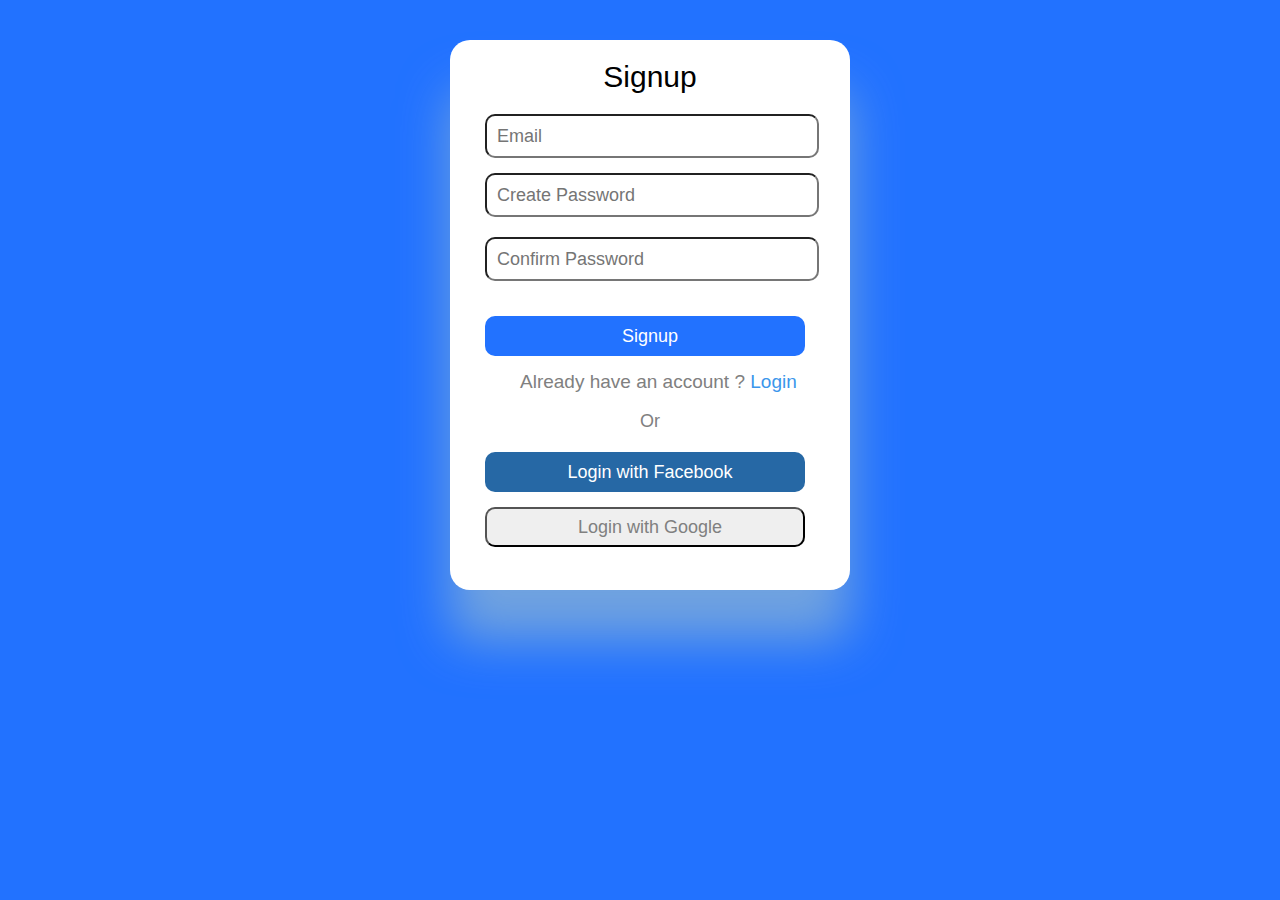
<file: new portfolio/log in card/index1.html>
<!DOCTYPE html>
<html lang="en">
<head>
    <meta charset="UTF-8">
    <meta name="viewport" content="width=device-width, initial-scale=1.0">
    <title>Document1</title>
    <link rel="stylesheet" href="style1.css">
</head>
<body>
    <div class="cards">
        <div class="card1">
            <h1>Signup</h1>
            <input style="outline: none ;" type="email " placeholder="Email">
            <br> 
            <input style="margin-bottom: 20px; outline: none; "  type="password" placeholder="Create Password">
            <input style="margin-bottom: 20px; outline: none; "  type="password" placeholder="Confirm Password">

           
           
            <input class="in" style="margin-top: 15px; transition: 0.5s ease; cursor: pointer; background-color: #2272FF; border: none; color: white;" type="submit" value="Signup">
            <p style="margin-left: 70px; font-family: 'Franklin Gothic Medium', 'Arial Narrow', Arial, sans-serif;font-weight: 500; font-size: 19px ; color: gray;">Already have an account ? <a style="text-decoration: none; font-family: Verdana, Geneva, Tahoma, sans-serif;color: #3B96EB;font-weight: 500;" href="#">Login</a></p>
            <p style=" text-align: center;margin-bottom: 20px; color:  gray; font-size: 18px; margin-top: 18px; font-family: 'Lucida Sans', 'Lucida Sans Regular', 'Lucida Grande', 'Lucida Sans Unicode', Geneva, Verdana, sans-serif;">Or</p>
            <input class="in" style=" cursor: pointer;     transition: 0.5s ease;
            background-color: #2668A5; border: none; color: white;" type="button" value="Login with Facebook">
            <input class="in" style=" cursor: pointer;     transition: 0.5s ease;
            color: gray;" type="button" value="Login with Google">
      </div>

      
    

    </div>
</body>
</html>
</file>
<file: styles.css>
* {
    margin: 0;
    padding: 0;
    box-sizing: border-box;
    list-style: none;

}

@import url('https://fonts.googleapis.com/css2?family=Poppins:ital,wght@0,100;0,200;0,300;0,400;0,500;0,600;0,700;0,800;1,200&display=swap');

:root {
    --primary: #191d2b;
    --secondary: #27ae60;
    --white: white;
    --black: black;
    --gray0: #f8f8f8;
    --gray1: #dbe1e8;
    --gray2: #b2becd;
    --gray3: #6c7983;
    --gray4: #454e56;
    --gray5: #2a2e35;
    --gray6: #12181b;
    --brsm: 14px;
    --boxshadaw1: 0 3px 15px rgba(0, 0, 0, .3);

}

html {
    scroll-behavior: smooth;
}

body {
    font-family: 'Poppins', sans-serif;
    color: var(--white);
    background-color: var(--primary);
    font-size: 1.1rem;
    transition: all .4s ease-in-out;


}

a {
    display: inline-block;
    text-decoration: none;
    color: inherit;
    font-family: inherit;
}

section {
    min-height: 100vh;
    width: 100%;
    position: absolute;
    top: 0;
    left: 0;
    padding: 3rem 18rem;
}

header {
    height: 100vh;
    color: var(--white);
    overflow: hidden;
}

.section {
    transform: translateY(-100%);
    transition: all .4s ease-in-out;
    background-color: var(--primary);

}

.sec1 {
    display: none;
    transform: translateY(0) scale(1);

}

.sec2 {
    display: none;
    transform: translateY(0) scale(1);

}

.sec3 {
    display: none;
    transform: translateY(0) scale(1);

}

.sec4 {
    display: none;
    transform: translateY(0) scale(1);

}

.active {
    display: block;
    animation: scaleAnim 1s ease-in-out;

    @keyframes scaleAnim {
        0% {
            transform: translateY(-100%) scaleY(0)
        }

        100% {
            transform: translateY(0) scaleY(1)
        }
    }
}

.controls {
    position: fixed;
    z-index: 10;
    top: 50%;
    right: 3%;
    display: flex;
    flex-direction: column;
    transform: translateY(-50%);
    align-items: center;
    justify-content: center;

}

.control {
    padding: 1rem;
    cursor: pointer;
    background-color: var(--gray4);
    width: 55px;
    height: 55px;
    border-radius: 50%;
    display: flex;
    justify-content: center;
    align-items: center;
    margin: .7rem 0;
    box-shadow: var(--boxshadaw1);

}

i {
    pointer-events: none;
    font-size: 1.2rem;
    color: var(--gray2);
}

.activebtn {
    background-color: var(--secondary);
    transition: all .4s ease-in-out;
}

.activebtn i {
    color: var(--white);
}

.headercontent {
    display: grid;
    grid-template-columns: repeat(2, 1fr);
    height: 100%;
}

.lefthead {
    display: flex;
    align-items: center;
    position: relative;
}

.shape {
    transition: all .4s ease-in-out;
    width: 65%;
    height: 100%;
    background-color: var(--secondary);
    position: absolute;
    top: 0;
    left: 0;
    z-index: -1;
    clip-path: polygon(0 0, 46% 0, 79% 100%, 0% 100%);

}

.image {
    border-radius: var(--brsm);
    height: 90%;
    width: 68%;
    margin-left: 4rem;
    background-color: var(--black);
    transition: all .4s ease-in-out;

}

img {
    width: 100%;
    height: 100%;
    object-fit: cover;
    transition: all .4s ease-in-out;
    filter: grayscale(100%);

}

img:hover {
    filter: grayscale(0);
}

.righthead {
    display: flex;
    flex-direction: column;
    justify-content: center;
    padding-right: 13rem;

}

.name {
    font-size: 3rem;

}

span {
    color: var(--secondary);
}

p {
    margin: 1.5rem 0;
    line-height: 2rem;
}

.mainbtn,
.mainbtn3 {
    border-radius: 30px;
    color: inherit;
    font-weight: 600;
    position: relative;
    border: 1px solid var(--secondary);
    display: flex;
    align-self: flex-start;
    display: flex;
    align-items: center;
    overflow: hidden;

}

.mainbtn2 {
    border-radius: 30px;
    color: inherit;
    font-weight: 600;
    position: relative;
    border: 1px solid var(--secondary);
    display: flex;
    align-self: flex-start;
    display: flex;
    align-items: center;
    overflow: hidden;
}

.btntext,
.btntext3 {
    color: var(--white);
    padding: 0 2rem;
}

.btntext2 {
    color: var(--white);
    padding: 0 2rem;
}

.btncontainer,
.submitbtn {
    display: flex;
    align-self: flex-start;
    margin-bottom: 20px;
}

.btncontainer2 {
    display: flex;
    align-self: flex-start;
    margin-bottom: 20px;
}

.btnicon,
.btnicon3 {
    background-color: var(--secondary);
    display: flex;
    align-items: center;
    justify-content: center;
    border-radius: 50%;
    padding: 1rem;

}

.btnicon2 {
    background-color: var(--secondary);
    display: flex;
    align-items: center;
    justify-content: center;
    border-radius: 50%;
    padding: 1rem;
}

.btnicon::before {
    content: '';
    position: absolute;
    top: 0;
    right: 0;
    transform: translateX(-100%);
    transition: all .4s ease-in-out;
    z-index: -1;

}

.btnicon2::before {
    content: '';
    position: absolute;
    top: 0;
    right: 0;
    transform: translateX(-100%);
    transition: all .4s ease-in-out;
    z-index: -1;
}

.mainbtn:hover {
    width: 100%;
    height: 100%;
    background-color: var(--secondary);
    transform: translateX(0);
    transition: all .4s ease-in-out;

}

.mainbtn3:hover {
    background-color: var(--secondary);
    transform: translateX(0);
    transition: all .4s ease-in-out;

}

.mainbtn2:hover {
    background-color: var(--secondary);
    transform: translateX(0);
    transition: all .4s ease-in-out;

}



.maintitle {
    text-align: center;

}

.maintitle h2 {
    position: relative;
    text-transform: uppercase;
    font-size: 4rem;
    font-weight: 700;

}

.maintitle h2 span {
    color: var(--secondary);
}

.maintitle h2 .bgtext {
    position: absolute;
    top: 50%;
    left: 50%;
    color: var(--gray5);
    transition: all .4s ease-in-out;
    z-index: -1;
    transform: translate(-50%, -50%);
    font-weight: 700;
    font-size: 4.9rem;
}

.aboutcontainer {
    /* display: grid;
    grid-template-columns: repeat(2,1fr); */
    padding-top: 3rem;
    padding-bottom: 0rem;
}

.rightabout {
    display: grid;
    /* grid-template-columns: repeat(2, 1fr); */
    grid-gap: 2rem;

}

.rightabout .aboutitem {
    border: 1px solid var(--gray5);
    border-radius: 5px;
    transition: all .4s ease-in-out;
    box-shadow: 1px 2px 15px rgba(0, 0, 0, .1);

}

.rightabout .aboutitem:hover {
    cursor: default;
    transform: translateY(-5px);
    border: 1px solid var(--secondary);
    box-shadow: 1px 2px 15px rgba(0, 0, 0, .32);
}

.rightabout .aboutitem .abouttext {
    padding: 1rem;
    display: flex;
    flex-direction: column;
}

.abouttext .largetext {
    font-size: 3rem;
    font-weight: 700;
    color: var(--secondary);

}

.abouttext .smalltext {
    padding-left: 3rem;
    position: relative;
    text-transform: uppercase;
    font-size: 1.2rem;
    color: var(--gray1);
    letter-spacing: 2px;

}

.abouttext .smalltext::before {
    content: '';
    position: absolute;
    left: 0;
    top: 15px;
    width: 2rem;
    height: 2px;
    background-color: var(--gray5);
}

.leftabout {
    padding-right: 2rem;
}

.leftabout p {
    line-height: 2rem;
    padding: 0rem;
    color: var(--gray1);
}

.leftabout h4 {
    font-size: 1.7rem;
    text-transform: uppercase;
}


.aboutstats {
    margin-top: 20px;
    margin-bottom: 60px;
}

.progressbars {
    display: grid;
    grid-template-columns: repeat(2, 1fr);
    grid-gap: 2rem;
}

.progressbar {
    display: flex;
    flex-direction: column;
    margin-bottom: -40px;
}

.progtitle {
    text-transform: uppercase;
    font-weight: 500;
    margin-bottom: -20px;
}

.progresscon {
    display: flex;
    align-items: center;
}

.progtext {
    color: var(--gray2);
}

.progress {
    width: 100%;
    height: .45rem;
    background-color: var(--gray4);
    margin-left: 1rem;
    position: relative;
}

.progress span {
    position: absolute;
    top: 0;
    left: 0;
    height: 100%;
    background-color: var(--secondary);
    transition: all .4s ease-in-out;
    width: 60%;
}

.progress .html {
    width: 80%;
}

.progress .css {
    width: 65%;
}

.progress .js {
    width: 50%;
}

.progress .boot {
    width: 40%;
}

.progress .cpp {
    width: 40%;
}

.progress .python {
    width: 40%;
}

.stattitle {
    text-transform: uppercase;
    font-size: 1.4rem;
    text-align: center;
    padding: 3.5rem 0;
    position: relative;
}

.stattitle::before {
    content: '';
    position: absolute;
    left: 50%;
    top: 0;
    width: 40%;
    height: 1px;
    background-color: var(--gray5);
    transform: translateX(-50%);
}

.timeline {
    display: grid;
    grid-template-columns: repeat(2, 1fr);
    grid-gap: 2rem;
    padding-bottom: 3rem;
}

.timelineitem {
    position: relative;
    padding-left: 3rem;
    border-left: 1px solid var(--gray5);
}

.timelineicon {
    position: absolute;
    left: -27px;
    top: 0;
    background-color: var(--secondary);
    width: 50px;
    height: 50px;
    border-radius: 50%;
    display: flex;
    justify-content: center;
    align-items: center;
}

.timelineicon i {
    font-size: 1.3rem;
}

.timelineduration {
    padding: .2rem .6rem;
    background-color: var(--gray5);
    border-radius: 15px;
    display: inline-block;
    font-size: .8rem;
    text-transform: uppercase;
    font-weight: 500;
}

.timelineitem h5 {
    padding: 1rem 0;
    text-transform: uppercase;
    font-size: 1.3rem;
    font-weight: 600;
}

.timelineitem h5 span {
    color: var(--gray2);
    font-weight: 500;
    font-size: 1.2rem;
}

.timelineitem p {
    color: var(--gray2);
}

.porttext {
    padding: 2rem 0;
    text-align: center;
}

.portfolios {
    display: grid;
    grid-template-columns: repeat(3, 1fr);
    grid-gap: 2rem;
    margin-top: 3rem;
}

.portfolioitem {
    position: relative;
}

.portfolioitem .image img {
    max-width: 100%;
    height: auto;
    object-fit: cover;
    border-radius: 15px;
}

.hoveritem {
    width: 70%;
    height: 100%;
    background-color: var(--secondary);
    position: absolute;
    top: 0;
    left: 64px;
    border-radius: 15px;
    display: flex;
    justify-content: center;
    align-items: center;
    flex-direction: column;
    opacity: 0;
    transform: scale(0);
    transition: all .4s ease-in-out;
}

.hoveritem h3 {
    font-size: 1.5rem;
    color: var(--white);
    margin-bottom: 1.5rem;
    text-align: center;
}

.hoveritem .icons {
    display: flex;
    justify-content: center;
    align-items: center;
}

.hoveritem .icons .icon {
    background-color: var(--primary);
    border-radius: 50%;
    width: 50px;
    height: 50px;
    display: flex;
    align-items: center;
    justify-content: center;
    margin: 0 1rem;
    cursor: pointer;
    transition: all .4s ease-in-out;
}


.hoveritem .icons .icon i {
    font-size: 1.5rem;
    color: var(--white);
    margin: 0 1rem;

}

.portfolioitem:hover .hoveritem {
    opacity: 1;
    transform: scale(1);

}

.contactcontentcon {
    display: flex;
    padding-top: 3.5rem;

}

.leftcontact {
    margin-left: -100px;
    flex: 2;
}

.rightcontact {
    flex: 3;
    margin-left: 3rem;

}

.inputcontrol {
    margin: 1.5rem 0;

}

.inputcontrol input,
textarea {
    border-radius: 30px;
    font-weight: inherit;
    font-size: inherit;
    font-family: inherit;
    padding: .8rem 1.1rem;
    outline: none;
    border: none;
    background-color: var(--gray5);
    width: 100%;
    color: var(--white);
    resize: none;
}

.i-c-2 {
    display: flex;

}

.i-c-2 :last-child {
    margin-left: 1.5rem;
}

.submitbtn {
    display: flex;
    justify-content: flex-start;
}

.leftcontact h4 {
    margin-top: 1rem;
    font-size: 2rem;
    text-transform: uppercase;

}

.leftcontact p {
    margin: 1rem 0;
    line-height: 2rem;

}

.contactinfo .contactitem {
    display: flex;
    align-items: center;
    justify-content: space-between;

}

.contactitem p {
    margin: .3rem 0 !important;
    padding: 0 !important;
}

.contactitem .icon {
    display: grid;
    grid-template-columns: 40px 1fr;
}

.contactitem .icon i {
    display: flex;
    align-items: center;
    font-size: 1.3rem;
}

.contacticons .contacticon {
    display: flex;
    margin-top: 2rem;
}

.contacticons .contacticon a {
    display: flex;
    align-items: center;
    color: var(--white);
    background-color: var(--gray5);
    cursor: pointer;
    justify-content: center;
    border-radius: 50%;
    margin: 0 .4rem;
    transition: all .4s ease-in-out;
}

.contacticons .contacticon a:hover {
    background-color: var(--secondary);

}

.contacticons .contacticon a:hover i {
    color: var(--primary);
}

.contacticons .contacticon a i {
    display: flex;
    align-items: center;
    justify-content: center;
    font-size: 3rem;
}

.themebtn {
    top: 5%;
    right: 3%;
    width: 70px;
    height: 70px;
    border-radius: 50%;
    background-color: var(--gray4);
    cursor: pointer;
    position: fixed;
    display: flex;
    justify-content: center;
    align-items: center;
    box-shadow: 0 3px 15px rgba(0, 0, 0, .3);
    transition: all .1s ease-in-out;
}

.themebtn:active {
    transform: translateY(-3px);
}

.themebtn i {
    font-size: 1.4rem;
    color: var(--gray2);
    pointer-events: none;
}

.light-mode {
    --primary: #ffffff;
    --secondary: #f56692;
    --white: #454e56;
    --black: black;
    --gray0: #f8f8f8;
    --gray1: #6c7983;
    --gray2: #6c7983;
    --gray3: #6c7983;
    --gray4: #454e56;
    --gray5: #f8f8f8;
    --gray6: #12181b;

}

.light-mode input,
textarea {
    border: 1px solid gray;
}
</file>
<file: clock/style.css>
body{
    background-image: url(bbb.png);
    background-repeat: no-repeat;
    background-size: cover;
    background-size: 50% auto;
       
    background-position: center;

}

.clock{
    width: 200px;
    height: 200px;
    border: 15px solid black;
    border-radius: 50%;
    margin: 170px auto;
    padding: 10px;
}
.clockface{
    height: 100%;
    width: 100%;
    position: relative;
    transform: translateY(-3px);
}
.hand{
    width: 50%;
    height: 5px;
    background-color: rgb(0, 0, 0);
    position: absolute;
    top: 50%;
    transform-origin: 100%;
    transform: rotate(90deg);
    transition: all 0.05s;
    transition-timing-function:cubic-bezier(0.1, 2.7, 0.58, 1);
     

}
</file>
<file: cruds1/style.css>
*{
    padding: 0;
    margin: 0;
}
body{
    background: rgba(29, 26, 26, 0.873);
    color: white;
    font-family: 'Segoe UI', Tahoma, Geneva, Verdana, sans-serif;
}
.crud{
    width: 80%;
    margin: auto;
}
.head{
    text-align: center;
    text-transform: uppercase;
    margin: 10px 0;
}
input{
    width: 100%;
    height: 30px;
    outline: none;
    border: none;
    margin: 4px 0;
    background-color: rgba(0, 0, 0, 0.653);
    padding: 4px;
    border-radius: 10px;
    color: white;
}
input:focus{
    background-color: rgba(92, 81, 81, 0.395);
    transform: scale(1.05);
}
.price input{
    width: 20%;
}
#total{
    background-color: rgba(227, 30, 73, 0.798);
    padding: 5px 5px;
    border-radius: 5px;
}
#total::before{
    content: 'total: '
}
button{
    width: 100%;
    height: 30px;
    background-color: rgba(150, 130, 169, 0.766);
    border-radius: 20px;
    cursor: pointer;
    border: none;
    transition: 0.5s;
}
button:hover{
    background-color: violet;
    letter-spacing: 1px;
}
.btnsearch{
    display: flex;
    justify-content: space-between;
}
.btnsearch button{
    width: 45%;
}
table{
    width: 100%;
    text-align: center;
    margin: 10px 0;
}
th,td{
    padding: 5px;
}
#deleteall{
    margin: 10px 0;
}
</file>
<file: new portfolio/style.css>
*{
    padding: 0;
    margin: 0;
    scroll-behavior: smooth;
}
body{
    background-color: lightblue;
}

.grey{
    width: 100%;
    height: 30px;
    background-color: rgb(71, 68, 68);
    
}
.navbar{
    display: flex;
    align-items: center;
    margin-top: 30px;
}
.links{
    margin-left: 300px;
}
.links a {
    text-decoration: none;
    color: lightslategray;
    font-size: 18px;
    margin-left: 80px;
    font-weight: 500;
    font-family: Verdana, Geneva, Tahoma, sans-serif;
}
.name{
    color: grey;
    font-family:'Trebuchet MS', 'Lucida Sans Unicode', 'Lucida Grande', 'Lucida Sans', Arial, sans-serif;
    margin-left: 150px;
}
.name h4{
    font-family: 'Gill Sans', 'Gill Sans MT', Calibri, 'Trebuchet MS', sans-serif;
    color: rgb(35, 174, 221);
    margin-left: 20px;
}
.name a {
    font-size: 30px;
    text-decoration: none;

}
.links a:hover{
    background-color: rgb(35, 174, 221);
    color: white;
    padding: 10px;
    border-radius: 40px;
    transition: 0.7s ease;
    
}
.main{
    background-color: lightblue;
    width: 100%;
    
}
.header{
    margin-bottom: 30px;
}
.btme{
    font-family:  Geneva, Tahoma, sans-serif;
    text-align: center;
    padding-top: 20px;
    color: #21A9AB;
}
.presentation{
    display: flex;
    align-items: center;
}
.paragraph{
    margin-left: 50px;
}
.paragraph h3{
    font-size: 70px;
    font-family: 'Lucida Sans', 'Lucida Sans Regular', 'Lucida Grande', 'Lucida Sans Unicode', Geneva, Verdana, sans-serif;
    
}
.paragraph h4{
    font-size: 40px;
    font-family: 'Lucida Sans', 'Lucida Sans Regular', 'Lucida Grande', 'Lucida Sans Unicode', Geneva, Verdana, sans-serif;
    color:#6D0BF3 ;
}
.paragraph p{
    letter-spacing: 1px;
    font-size: 16px;
    font-family: Arial, Helvetica, sans-serif;
    margin-top: 10px;
    width: 600px;
    
}
.card{
    width: 200px;
    height: 200px;
    margin-left: 80px;
    background-color: #F19462;
    padding: 20px;
    border-radius: 30px;
}
.card h4{
    text-align: center;
    margin-top: 10px;
    margin-bottom: 10px;
    color: white;
    font-family: Verdana, Geneva, Tahoma, sans-serif;
    font-weight: 700;
}
.skills{
    display: flex;
    margin-top: 40px;
}
.projet{
    width: 80%;
    height: 60px;
    background-color: rgb(255, 255, 255);
    margin-left: 140px;
    padding: 10px 20px;
    border-radius: 40px;
    margin-bottom: 50px;
    transition: 0.5s ease;

}
.projet h3{
    text-align: center;
    font-family: Verdana, Geneva, Tahoma, sans-serif;
    font-size: 16px;
    letter-spacing: 1px;
}
.projet p {
    text-align: center;
    letter-spacing: 1px;
}
.projet a {
    text-decoration: none;
    color: #6505F7;
    font-weight: 700;
    margin-left: 1000px;


}
.carta{
    width: 300px;
    height: 300px;
    background-color: #B7F1EE;
    border-radius: 41px;
    margin-left:115px ;

}
.carta i {
   font-size: 200px;
   margin: 50px 0px 0px 50px;
}
#contact {
    display: flex;
    margin-bottom: 30px;
}
.footer{
    width: 100%;
    height: 50px;
    background-color: rgb(71, 68, 68);
    color: white;
    font-family: 'Franklin Gothic Medium', 'Arial Narrow', Arial, sans-serif;
    font-size: 24px;
    font-weight: 700;
}
.projet:hover{
    height: 65px;
    width: 83%;
}

button {
    background-color: #21A9AB;
    color:white;
    border-radius: 50%;
    border:none;
    outline: none;
    position: fixed;
    bottom: 20px;
    right: 30px;
    padding: 20px;
    font-size:24px;
    cursor: pointer;
    display: none;
}
button:hover{
    background-color: #21a9aba8;
}
</file>
<file: piano/style.css>
.key{
    width: 100px;
    height: 100px;
    background-color: blueviolet;
    color: aliceblue;
    margin: 5px;
    border-radius: 20px;
    transition: all 0.2s;
    
}
.keys{
    display: flex;
    justify-content: center;
    align-items: center;
    margin-top: 200px;
    
}
kbd{
    padding-top: 10px;
    font-size: 40px;
    padding-left: 40px;
    padding-bottom: 70px;
}
span{
    margin-left: 40px;
}
.playing{
    transform: scale(1.1);
    background-color: blueviolet;
    opacity: 0.5;
    border: solid 1px black ;
}
body {
    margin: 0;
    /* Assurez-vous qu'il n'y a pas de marges extérieures sur le corps */
    padding: 0;
    /* Assurez-vous qu'il n'y a pas de rembourrage sur le corps */

    /* Ajoutez le chemin de votre image d'arrière-plan et d'autres propriétés d'arrière-plan ici */
    background: url('bgimg.jpg') center/cover fixed no-repeat;
    position: relative;
    /* Assurez-vous que la position est définie sur relative ou absolue pour que ::before fonctionne correctement */

    /* Opacité appliquée à l'arrière-plan de l'image */
}

body::before {
    content: '';
    position: absolute;
    top: 0;
    left: 0;
    width: 100%;
    height: 100%;
    background: rgba(0, 0, 0, 0.5);
    /* Définissez ici la couleur d'arrière-plan souhaitée avec l'opacité */
    z-index: -1;
    /* Placez-le en arrière de l'ensemble du contenu du corps */
}
.title{
    text-align: center;
    margin-top: 60px;
    font-size: 40px;
    color: white;
    font-family: Verdana, Geneva, Tahoma, sans-serif;
    font-weight: 600;
}
</file>
<file: tip calc/style.css>
*{
    margin: 0;
    padding: 0;
    box-sizing: border-box;
}
body{
    background-color: #3C5C91;
}
.container{
    width: 50%;
    height: 400px;
    background-color: #192C4A;
    margin: 50px 0 0 350px;
    border-radius: 20px;
}
p{
    color: white;
    font-size: 20px;
    font-family: Verdana, Geneva, Tahoma, sans-serif;
    font-weight: 500;
    
}
h1{
    text-align: center;
    font-family: 'Gill Sans', 'Gill Sans MT', Calibri, 'Trebuchet MS', sans-serif;
    font-size: 30 px;
    font-weight: 700;
    color: white;
    margin-top: 30px;
}
.p1{
    padding-top: 30px;
    padding-left: 70px;
    padding-bottom: 5px;
}
.champ1{
    margin-left: 70px;
    color: white;
}
.in1{
    color: white;
    font-size: 16px;
    padding: 5px 10px;
    outline: none;
    border: none;
    background-color:#3C5C91 ;
    height: 40px;
    border-radius: 40px;
    width: 500px;
    
}
.p2 {
    padding-top: 30px;
    padding-left: 70px;
    padding-bottom: 5px;
}

.champ2 {
    margin-left: 70px;
    color: white;
}

.in2 {
    color: white;
    font-size: 16px;
    padding: 5px 10px;
    outline: none;
    border: none;
    background-color: #3C5C91;
    height: 40px;
    border-radius: 40px;
    width: 500px;
}
.p3 {
    padding-top: 30px;
    padding-left: 70px;
    padding-bottom: 30px;
}
 .ress{
    margin-left: 400px;
}
.p4{
    padding: 10px 0;
    
}
.res{
    font-size: 24px;
    color: white;
    font-weight: 700;

}
button{
    width: 40px;
    height: 40px;
    border-radius: 50%;
    background-color: #3C5C91;
    border: none;
    outline: none;
    color: white;
    font-size: 24px;
    font-weight: 700;
    cursor: pointer;
    
}
</file>
<file: new portfolio/log in card/style.css>
*{
    padding: 0;
    margin: 0;
}
body{
    background-color: #2272FF;
}
.card1{
    background-color: white;
    border-radius: 20px;
    width: 400px;
    height: 550px;
    margin: 40px 0px 0px 450px;
    box-shadow: 0 50px 50px rgb(113, 163, 224);
}
.card1 h1{
    text-align: center;
    font-family: Verdana, Geneva, Tahoma, sans-serif;
    font-size: 30px;
    font-weight: 500;
    padding-top: 20px;
    padding-bottom: 20px;
}
input{
    width: 80%;
    height: 50px;
    border-radius: 10px;
    margin-left: 35px;
    margin-bottom: 20px;
    font-size: 18px;
    font-family: Verdana, Geneva, Tahoma, sans-serif;
    padding-left: 10px;
}
.a1{
    text-decoration: none;
    color: #3B96EB;
    font-family: Verdana, Geneva, Tahoma, sans-serif;
    margin-left: 120px;
    font-weight: 700;
      

}
.in:hover{
    width: 83%;
    height: 55px;
}
</file>
<file: new portfolio/old portfolio/style.css>
@import url('https://fonts.googleapis.com/css2?family=Big+Shoulders+Inline+Text:wght@200&family=Shadows+Into+Light&family=Varela+Round&display=swap');
*{re
    font-family:  'Big Shoulders Inline Text', cursive;
    font-family: 'Shadows Into Light', cursive;
    font-family: 'Varela Round', sans-serif;
    padding: 0px;
    margin: 0px;
    box-sizing: border-box;
    scroll-behavior: smooth;
}
header{
    background-color: rgba(209, 209, 237, 0.951) ;
    width: 100%;
    position: fixed;
    z-index: 999;
    display: flex;
    justify-content: space-between;
    align-items: center;
    padding: 10px 200px;
}
.logo{
    text-decoration: none;
    text-transform: uppercase;
    font-weight: 700;
    font-size: 1.8em;
    color: rgb(73, 73, 205);
}
.navigation a{
    text-decoration: none;
    font-size: 1.1em;
    font-weight: 500;
    padding-left: 30px;
}
.navigation a:hover{
    color: rgba(123, 0, 255, 0.869);
}
section{
    padding: 100px 200px;
}
.main{
    width: 100%;
    min-height: 100vh;
    display: flex;
    align-items: center;
    background: url(362179127_953739419184465_2821680941478799826_n.jpg) no-repeat;
    background-size:contain;
    background-position:right;
}
.main h2{
    font-size: 1.4em;
    font-weight: 500;
}
.main h2 span{
    display: inline-block;
    margin-top: 10px;
    color: rgba(82, 82, 189, 0.982);
    font-weight: 600;
    font-size: 3em;
}
.main h3{
    font-size: 2em;
    font-weight: 700;
    letter-spacing: 2px;
    margin-top: 10px;
    margin-bottom: 30px;
}
.main-btn{
    background-color: rgba(147, 45, 191, 0.729);
    text-decoration: none;
    font-size: 1.1em;
    font-weight: 600;
    display: inline-block;
    padding: 0.9375em 2.1875em;
    letter-spacing: 1px;
    border-radius: 15px;
    margin-bottom: 40px;
    transition: 0.7s ease;
}
.main-btn:hover{
    background-color: rgb(184, 136, 210);
    transform: scale(1.1);
}
.social-icons a{
    color: blue;
    font-size: 1.7em;
    margin-right: 30px;
}
.title{
    display: flex;
    justify-content: center;
    color: rgb(82, 74, 186);
    margin-bottom: 40px;
    font-size: 2.2em;
    font-weight: 600;
}
.content{
    display: flex;
    justify-content: center;
    flex-direction: row;
    flex-wrap: wrap;
}
.card{
    background-color: white;
    width: 270px;
    box-shadow: 0 5px 25px rgba( 1 1 1/15%);
    border-radius: 10px;
    padding: 25px;
    margin: 15px;
    transition: 0.7s ease;
}
.card:hover{
    transform: scale(1.1);
    cursor: pointer;
}
.icon{
    color: rgb(119, 119, 215);
    text-align: center;
    font-size: 8em;
}
.info p{
    margin-top: 20px;
    text-align: center;
}
.info h3{
    color: rgb(125, 125, 228);
    font-size: 1.5em;
    font-weight: 700;
    text-align: center;

}
.projects.content{
    margin-top: 30px;
}
.project-card{
    
    background-color: white;
    border: 2px solid rgb(107, 61, 179);
    min-height: 14em;
    width: 400px;
    
    overflow: hidden;
    border-radius: 10px;
    margin: 20px;
    transition: 0.7s ease;
}
.project-card:hover{
    transform: scale(1.1);
    cursor: pointer;

}
.project-image img{
    width: 100%;
}
.project-info{
    padding: 1em;
}
.project-category{
    font-size: 0.8em;
    color: black;
}
.project-title{
    display: flex;
    justify-content: space-between;
    text-transform: uppercase;
    font-weight: 800;
    margin-top: 10px;
}

.more-details{
    text-decoration: none;
    color: rgb(116, 84, 190);
}
.more-details:hover{
    color: blue;
}
.icon1{
    font-size:4.5em ;
    color: rgb(119, 119, 215);
    text-align: center;
}
.footer{
    background-color: rgba(209, 209, 237, 0.951) ;
    display: flex;
    justify-content: space-between;
    padding: 10px;
    color: azure;
}
.footer-title{
    font-size: 1.3em;
    font-weight: 600;
}
.footer-title span{
    color: rgb(28, 28, 82);
}
@media(max-width:1023px){
    header{
        padding: 12px 20px;
    }
    .navigation a{
        padding-left: 10px;
    }
    .title{
        font-size: 1.8em;
    }
    section{
        padding: 80px 20px;
    }
    .main-content h2{
        font-size: 1em;
    }
    .main-content h3{
        font-size: 1.6em;
    }
    .content{
        flex-direction: column;
        align-items: center;
    }
}
@media (max-width:641px) {
    body{
        font-size: 12px;
    }
    .main-content h2{
        font-size: 0.8em
    }
    .main-content h3{
        font-size: 1.4em;

    }
}
@media(max-width:300px){
    body{
        font-size: 10px;
    }
}
</file>
<file: youtube/style.css>
@import url('https://fonts.googleapis.com/css2?family=Big+Shoulders+Inline+Text:wght@200&family=Josefin+Sans:wght@500&family=Roboto:wght@300&family=Shadows+Into+Light&family=Varela+Round&display=swap');
*{
    margin: 0;
    padding: 0;
    box-sizing: border-box;
}
html{
    font-size: 10px;
}

body{
    font-family: 'Big Shoulders Inline Text', cursive;
    font-family: 'Josefin Sans', sans-serif;
    font-family: 'Roboto', sans-serif;
    font-family: 'Shadows Into Light', cursive;
    font-family: 'Varela Round', sans-serif;
    ;
}
header{
    display: flex;
    justify-content: space-between;
    align-items:center ;
    height: 56px;
    padding: 0 16px;
}
.left-section{
    display: flex;
    align-items: center;
    cursor: pointer;
}
.left-section img{
    width: 46%;
    padding-left: 16px;
}
.mid-section{
    display: flex;
    align-items: center;
    margin-left: -9%;
}
.mid-section form{
    display: flex;
    height: 40px;
    width: 628px;
}
.mid-section input{
    width: 100%;
    border-radius: 30px 0 0 30px;
    padding: 12px;
    font-size: 1.6rem;
    border: 1px solid #d3d3d3;
    border-right: none;
}
.mid-section button{
    width: 64px;
    border-radius: 0 30px 30px 0;
    border: 1px solid #d3d3d3;
    padding-top: 4px;
    cursor: pointer;
}
.mic{
    height: 40px;
    width: 40px;
    border-radius: 50%;
    background-color: #f9f9f9;
    display: flex;
    justify-content: center;
    align-items: center;
    cursor: pointer;
    margin-left: 10px;
}

.mid-section button:hover{
    border-color: #c6c6c6;
    background-color: #f0f0f0;
}

.right-section a{
   padding-right: 18px;
   color: black;
   text-decoration: none;
}
.content-area{
    height: calc(100vh - 56px);
    display: flex;
    background-color: #f9f9f9;
}
aside{
    height: 100%;
    width: 280px;
    background-color: white;
    overflow-y: auto;
}
nav{
    width: 100%;
    display: flex;
    flex-direction: column;
    margin: 15px 0;
    padding-right: 15px;
}
.nav-link{
    display: flex;
    align-items: center;
    padding: 10px 16px;
    text-decoration: none;
    color: black;
}
.nav-link:hover{
    background-color: rgba(0,0,0,0.05);
}
.nav-link span{
    margin-left: 24px;
    font-size: 1.4rem;
    line-height: 2em;
    font-weight: 400;
    color: #030303;
}
.active {
    background-color: #e5e5e5;
}
#active-span{
    font-weight: 500;
}
hr{
    height: 1px;
    margin: 10px 0;
    background-color: #e5e5e5;
    border: none;
}
nav p{
    font-size: 1.4rem;
    color: #606060;
    font-weight: 500;
    padding: 8px 16px;
    text-transform: uppercase;
}
.channel-img{
    width: 24px;
    height: 24px;
    border-radius: 50%;
}
main{
    width: 100%;
    height: 100%;
    padding: 35px 15px;
    border-top: 1px solid #ddd;
    overflow-y: auto;
}
.videos-container{
    display: flex;
    flex-direction: row;
    justify-content: space-around;
    flex-wrap: wrap;
}
.video{
    width: 330px;
    margin-bottom: 40px;
    cursor: pointer;
}
.thumbnail{
    width: 100%;
    height: 187px;
    margin-bottom: 12px;
}
.thumbnail img{
    width: 100%;
    height: 100%;
}
.video-detailes{
    display: flex;
}
.creator-img img{
    width: 40px;
    height: 40px;
    border-radius: 50%;
    margin-right: 12px;
}
.title{
    display: flex;
    flex-direction: column;
}
.title a{
    text-decoration: none;

}
.video-title{
    color: rgb(3,3, 3);
    font-size: 1.6rem;
    max-width: 278px;
    font-weight: 500;
    line-height: 2.2rem;
    margin-bottom: 4px;
    overflow: hidden;
    display: -webkit-box;
    -webkit-line-clamp: 2;
    -webkit-box-orient:  vertical;
}
.video-creator,.title span{
    color: rgb(96, 96, 96);
    font-size: 1.4rem;
    line-height: 2rem;
    font-weight: 400;
}
.video-creator:hover{
    color: #000;
}
</file>
<file: new portfolio/log in card/style1.css>
*{
    padding: 0;
    margin: 0;
}
body{
    background-color: #2272FF;
}
.card1{
    background-color: white;
    border-radius: 20px;
    width: 400px;
    height: 550px;
    margin: 40px 0px 0px 450px;
    box-shadow: 0 50px 50px rgb(113, 163, 224);

}
.card1 h1{
    text-align: center;
    font-family: Verdana, Geneva, Tahoma, sans-serif;
    font-size: 30px;
    font-weight: 500;
    padding-top: 20px;
    padding-bottom: 20px;
}
input{
    width: 80%;
    height: 40px;
    border-radius: 10px;
    margin-left: 35px;
    margin-bottom: 15px;
    font-size: 18px;
    font-family: Verdana, Geneva, Tahoma, sans-serif;
    padding-left: 10px;
}
.a1{
    text-decoration: none;
    color: #3B96EB;
    font-family: Verdana, Geneva, Tahoma, sans-serif;
    margin-left: 120px;
    font-weight: 700;
      

}
.in:hover{
    width: 83%;
    height: 45px;
}
</file>
